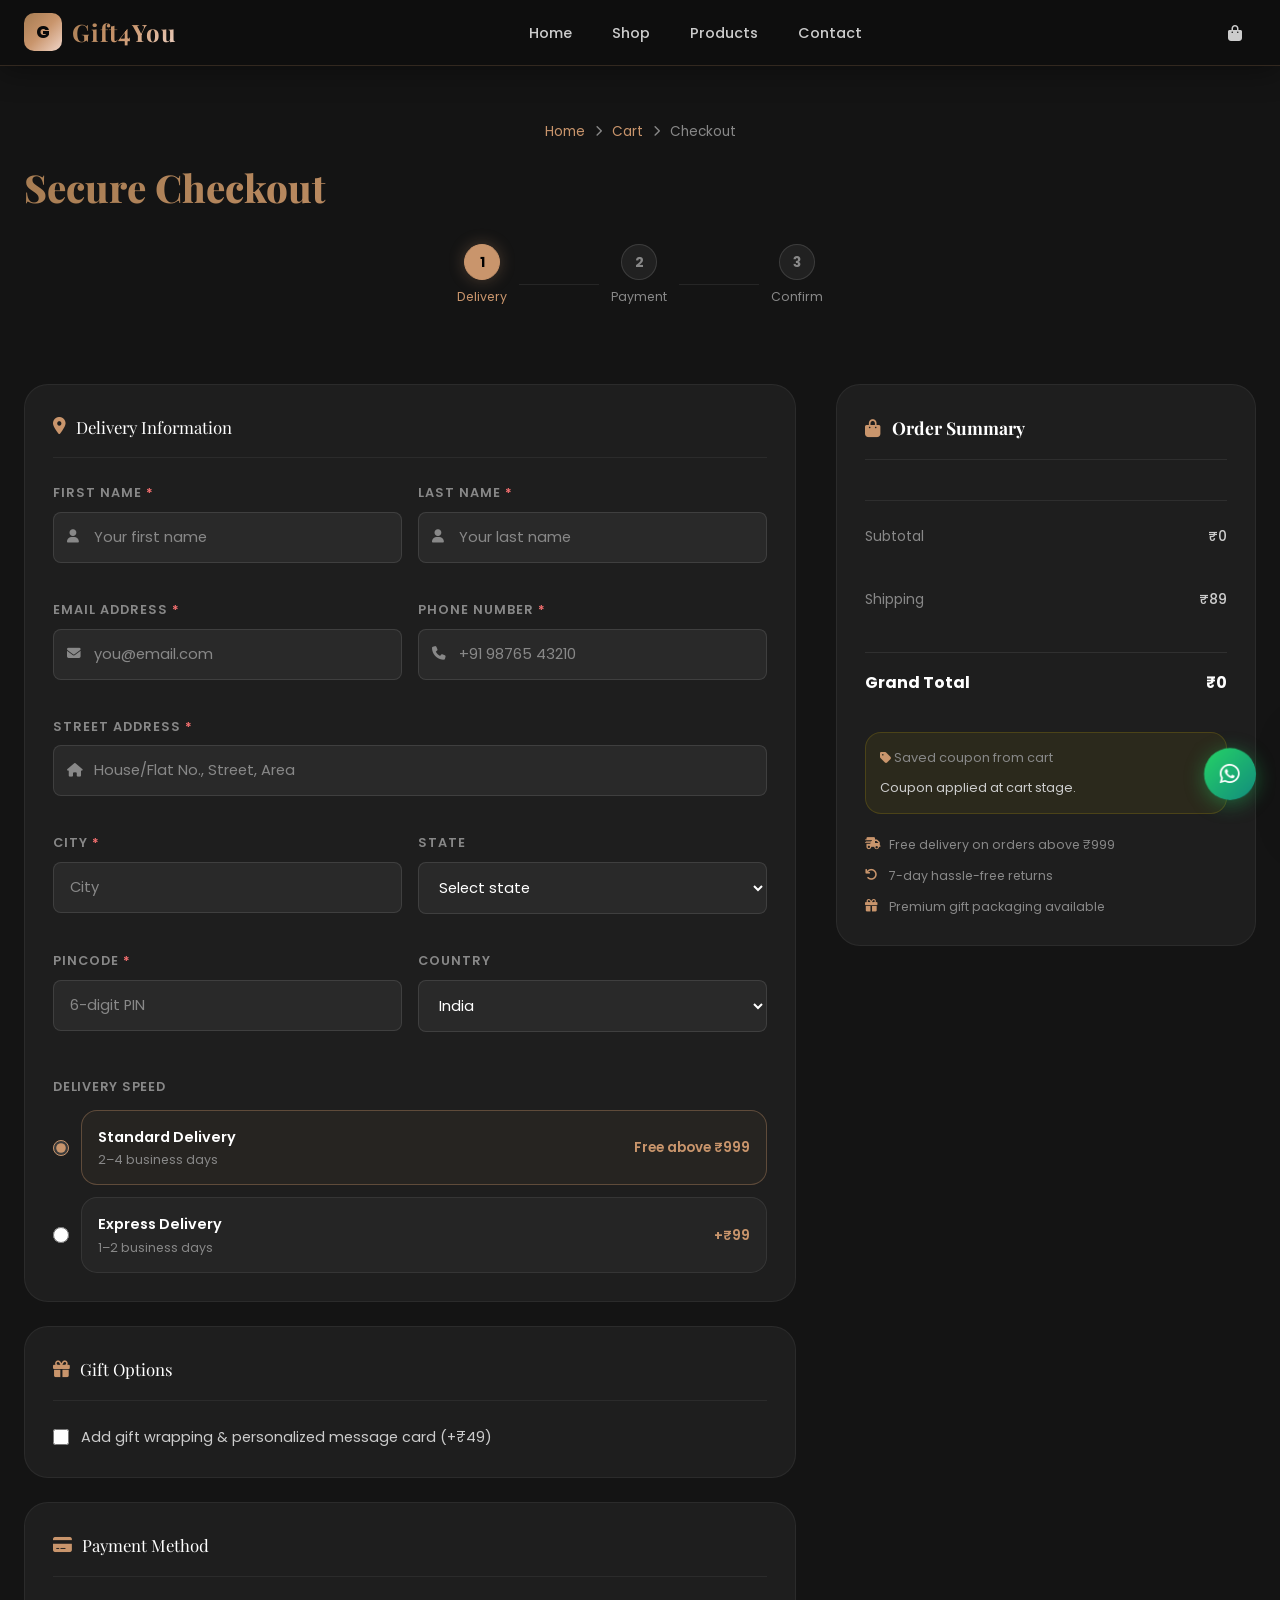
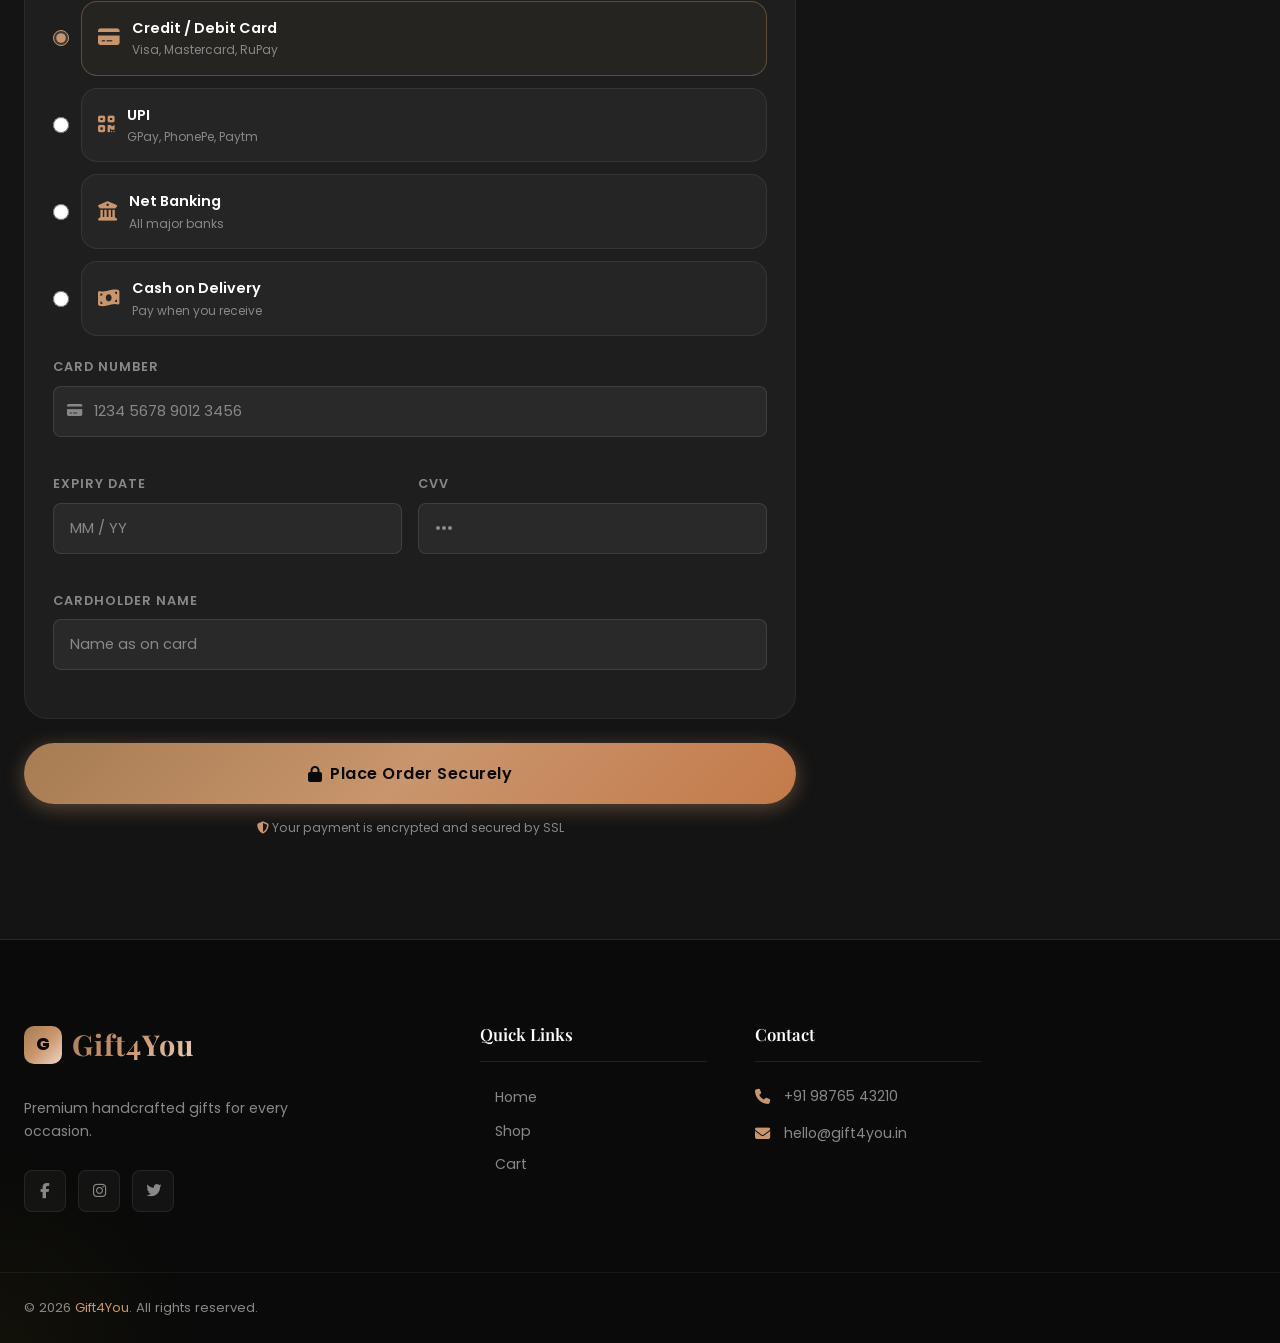
<file: giftstore/checkout.html>
<!DOCTYPE html>
<html lang="en">
<head>
  <meta charset="UTF-8">
  <meta name="viewport" content="width=device-width, initial-scale=1.0">
  <meta name="description" content="Securely complete your purchase at Gift4You – Premium Gift Store.">
  <title>Checkout – Gift4You | Premium Gift Store</title>
  <link rel="preconnect" href="https://fonts.googleapis.com">
  <link rel="preconnect" href="https://fonts.gstatic.com" crossorigin>
  <link href="https://fonts.googleapis.com/css2?family=Playfair+Display:ital,wght@0,400;0,700;0,800&family=Poppins:wght@300;400;500;600;700&display=swap" rel="stylesheet">
  <link rel="stylesheet" href="https://cdnjs.cloudflare.com/ajax/libs/font-awesome/6.5.0/css/all.min.css">
  <link rel="stylesheet" href="css/style.css">
</head>
<body>

<div id="loading-screen">
  <div class="loader-logo">Gift4You</div>
  <div class="loader-ring"></div>
</div>

<div class="mobile-overlay"></div>

<nav class="navbar" role="navigation" aria-label="Main navigation">
  <div class="navbar-inner">
    <a href="index.html" class="navbar-logo" aria-label="Gift4You Home">
      <div class="logo-icon">G</div>
      <span class="logo-text">Gift4You</span>
    </a>
    <ul class="navbar-nav" role="list">
      <li><a href="index.html" class="nav-link">Home</a></li>
      <li><a href="shop.html" class="nav-link">Shop</a></li>
      <li><a href="product.html" class="nav-link">Products</a></li>
      <li><a href="contact.html" class="nav-link">Contact</a></li>
    </ul>
    <div class="navbar-actions">
      <a href="cart.html" class="nav-icon-btn" aria-label="Cart">
        <i class="fas fa-shopping-bag"></i>
        <span class="cart-badge" style="display:none">0</span>
      </a>

    </div>
    <button class="hamburger" aria-label="Open menu" aria-expanded="false">
      <span></span><span></span><span></span>
    </button>
  </div>
</nav>

<nav class="mobile-nav" aria-label="Mobile navigation">
  <a href="index.html" class="nav-link">Home</a>
  <a href="shop.html" class="nav-link">Shop</a>
  <a href="cart.html" class="nav-link">Cart</a>
  <a href="contact.html" class="nav-link">Contact</a>

</nav>

<main class="checkout-page page-wrapper" aria-label="Checkout">
  <div class="container">

    <!-- Page Header -->
    <div class="page-header reveal">
      <nav class="breadcrumb" aria-label="Breadcrumb">
        <a href="index.html">Home</a>
        <i class="fas fa-chevron-right" style="font-size:0.7rem"></i>
        <a href="cart.html">Cart</a>
        <i class="fas fa-chevron-right" style="font-size:0.7rem"></i>
        <span aria-current="page">Checkout</span>
      </nav>
      <h1 class="page-header-title">Secure Checkout</h1>
    </div>

    <!-- Checkout Steps -->
    <div class="checkout-steps reveal" aria-label="Checkout progress">
      <div class="checkout-step active" data-step="1">
        <div class="step-num">1</div>
        <span>Delivery</span>
      </div>
      <div class="checkout-step-line"></div>
      <div class="checkout-step" data-step="2">
        <div class="step-num">2</div>
        <span>Payment</span>
      </div>
      <div class="checkout-step-line"></div>
      <div class="checkout-step" data-step="3">
        <div class="step-num">3</div>
        <span>Confirm</span>
      </div>
    </div>

    <!-- Checkout Layout -->
    <div class="checkout-layout">

      <!-- Form -->
      <div class="checkout-form-wrap">
        <form id="checkout-form" novalidate autocomplete="on">

          <!-- Delivery Info -->
          <div class="checkout-card" style="margin-bottom:24px">
            <div class="checkout-card-header">
              <i class="fas fa-map-marker-alt"></i> Delivery Information
            </div>
            <div class="form-grid">
              <div class="form-group">
                <label for="fname" class="form-label">First Name <span class="required">*</span></label>
                <div class="input-icon-wrap">
                  <i class="fas fa-user input-icon-el"></i>
                  <input 
                    type="text" 
                    id="fname" 
                    name="fname" 
                    class="form-input input-with-icon" 
                    placeholder="Your first name" 
                    required 
                    autocomplete="given-name"
                    minlength="2"
                    maxlength="60"
                    aria-required="true"
                  >
                </div>
              </div>
              <div class="form-group">
                <label for="lname" class="form-label">Last Name <span class="required">*</span></label>
                <div class="input-icon-wrap">
                  <i class="fas fa-user input-icon-el"></i>
                  <input 
                    type="text" 
                    id="lname" 
                    name="lname" 
                    class="form-input input-with-icon" 
                    placeholder="Your last name" 
                    required 
                    autocomplete="family-name"
                    minlength="1"
                    maxlength="60"
                    aria-required="true"
                  >
                </div>
              </div>
              <div class="form-group">
                <label for="email" class="form-label">Email Address <span class="required">*</span></label>
                <div class="input-icon-wrap">
                  <i class="fas fa-envelope input-icon-el"></i>
                  <input 
                    type="email" 
                    id="email" 
                    name="email" 
                    class="form-input input-with-icon" 
                    placeholder="you@email.com" 
                    required 
                    autocomplete="email"
                    maxlength="100"
                    aria-required="true"
                  >
                </div>
              </div>
              <div class="form-group">
                <label for="phone" class="form-label">Phone Number <span class="required">*</span></label>
                <div class="input-icon-wrap">
                  <i class="fas fa-phone input-icon-el"></i>
                  <input 
                    type="tel" 
                    id="phone" 
                    name="phone" 
                    class="form-input input-with-icon" 
                    placeholder="+91 98765 43210" 
                    required 
                    autocomplete="tel"
                    maxlength="15"
                    pattern="[0-9+\-\s]{7,15}"
                    aria-required="true"
                  >
                </div>
              </div>
              <div class="form-group" style="grid-column:1/-1">
                <label for="address" class="form-label">Street Address <span class="required">*</span></label>
                <div class="input-icon-wrap">
                  <i class="fas fa-home input-icon-el"></i>
                  <input 
                    type="text" 
                    id="address" 
                    name="address" 
                    class="form-input input-with-icon" 
                    placeholder="House/Flat No., Street, Area" 
                    required 
                    autocomplete="street-address"
                    maxlength="200"
                    aria-required="true"
                  >
                </div>
              </div>
              <div class="form-group">
                <label for="city" class="form-label">City <span class="required">*</span></label>
                <input 
                  type="text" 
                  id="city" 
                  name="city" 
                  class="form-input" 
                  placeholder="City" 
                  required 
                  autocomplete="address-level2"
                  maxlength="60"
                  aria-required="true"
                >
              </div>
              <div class="form-group">
                <label for="state" class="form-label">State</label>
                <select id="state" name="state" class="form-input" autocomplete="address-level1">
                  <option value="">Select state</option>
                  <option>Maharashtra</option>
                  <option>Delhi</option>
                  <option>Karnataka</option>
                  <option>Tamil Nadu</option>
                  <option>Gujarat</option>
                  <option>Rajasthan</option>
                  <option>Uttar Pradesh</option>
                  <option>West Bengal</option>
                  <option>Telangana</option>
                  <option>Kerala</option>
                  <option>Punjab</option>
                  <option>Haryana</option>
                  <option>Other</option>
                </select>
              </div>
              <div class="form-group">
                <label for="pincode" class="form-label">Pincode <span class="required">*</span></label>
                <input 
                  type="text" 
                  id="pincode" 
                  name="pincode" 
                  class="form-input" 
                  placeholder="6-digit PIN" 
                  required 
                  pattern="[1-9][0-9]{5}"
                  maxlength="6"
                  autocomplete="postal-code"
                  aria-required="true"
                >
              </div>
              <div class="form-group">
                <label for="country" class="form-label">Country</label>
                <select id="country" name="country" class="form-input" autocomplete="country">
                  <option value="IN" selected>India</option>
                  <option value="US">United States</option>
                  <option value="GB">United Kingdom</option>
                  <option value="AE">UAE</option>
                </select>
              </div>
            </div>

            <!-- Delivery Option -->
            <div style="margin-top:24px">
              <label class="option-label">Delivery Speed</label>
              <div style="display:flex;flex-direction:column;gap:12px;margin-top:12px">
                <label class="payment-method-label">
                  <input type="radio" name="delivery" value="standard" checked aria-label="Standard delivery 2-4 days free over ₹999">
                  <div class="payment-method-card">
                    <div>
                      <div style="font-weight:600;font-size:0.9rem">Standard Delivery</div>
                      <div style="font-size:0.78rem;color:var(--text-muted)">2–4 business days</div>
                    </div>
                    <div style="font-size:0.85rem;color:var(--gold);font-weight:600">Free above ₹999</div>
                  </div>
                </label>
                <label class="payment-method-label">
                  <input type="radio" name="delivery" value="express" aria-label="Express delivery 1-2 days ₹99">
                  <div class="payment-method-card">
                    <div>
                      <div style="font-weight:600;font-size:0.9rem">Express Delivery</div>
                      <div style="font-size:0.78rem;color:var(--text-muted)">1–2 business days</div>
                    </div>
                    <div style="font-size:0.85rem;color:var(--gold);font-weight:600">+₹99</div>
                  </div>
                </label>
              </div>
            </div>
          </div>

          <!-- Gift Options -->
          <div class="checkout-card" style="margin-bottom:24px">
            <div class="checkout-card-header">
              <i class="fas fa-gift"></i> Gift Options
            </div>
            <label style="display:flex;align-items:center;gap:12px;cursor:pointer;font-size:0.9rem;color:var(--text-secondary)" id="gift-wrap-label">
              <input type="checkbox" id="gift-wrap" name="gift_wrap" style="accent-color:var(--gold);width:16px;height:16px">
              <span>Add gift wrapping & personalized message card (+₹49)</span>
            </label>
            <div id="gift-msg-section" style="display:none;margin-top:16px">
              <label for="gift-msg" class="form-label">Gift Message (optional)</label>
              <textarea 
                id="gift-msg" 
                name="gift_msg" 
                class="form-input" 
                rows="3" 
                placeholder="Write a personal message for the recipient..." 
                maxlength="200"
                style="resize:none;margin-top:8px"
                aria-label="Gift message"
              ></textarea>
            </div>
          </div>

          <!-- Payment Methods -->
          <div class="checkout-card">
            <div class="checkout-card-header">
              <i class="fas fa-credit-card"></i> Payment Method
            </div>
            <div style="display:flex;flex-direction:column;gap:12px">
              <label class="payment-method-label">
                <input type="radio" name="payment" value="card" checked aria-label="Credit or Debit Card">
                <div class="payment-method-card">
                  <div style="display:flex;align-items:center;gap:12px">
                    <i class="fas fa-credit-card" style="color:var(--gold);font-size:1.2rem"></i>
                    <div>
                      <div style="font-weight:600;font-size:0.9rem">Credit / Debit Card</div>
                      <div style="font-size:0.75rem;color:var(--text-muted)">Visa, Mastercard, RuPay</div>
                    </div>
                  </div>
                </div>
              </label>

              <label class="payment-method-label">
                <input type="radio" name="payment" value="upi" aria-label="UPI Payment">
                <div class="payment-method-card">
                  <div style="display:flex;align-items:center;gap:12px">
                    <i class="fas fa-qrcode" style="color:var(--gold);font-size:1.2rem"></i>
                    <div>
                      <div style="font-weight:600;font-size:0.9rem">UPI</div>
                      <div style="font-size:0.75rem;color:var(--text-muted)">GPay, PhonePe, Paytm</div>
                    </div>
                  </div>
                </div>
              </label>

              <label class="payment-method-label">
                <input type="radio" name="payment" value="netbanking" aria-label="Net Banking">
                <div class="payment-method-card">
                  <div style="display:flex;align-items:center;gap:12px">
                    <i class="fas fa-university" style="color:var(--gold);font-size:1.2rem"></i>
                    <div>
                      <div style="font-weight:600;font-size:0.9rem">Net Banking</div>
                      <div style="font-size:0.75rem;color:var(--text-muted)">All major banks</div>
                    </div>
                  </div>
                </div>
              </label>

              <label class="payment-method-label">
                <input type="radio" name="payment" value="cod" aria-label="Cash on Delivery">
                <div class="payment-method-card">
                  <div style="display:flex;align-items:center;gap:12px">
                    <i class="fas fa-money-bill-wave" style="color:var(--gold);font-size:1.2rem"></i>
                    <div>
                      <div style="font-weight:600;font-size:0.9rem">Cash on Delivery</div>
                      <div style="font-size:0.75rem;color:var(--text-muted)">Pay when you receive</div>
                    </div>
                  </div>
                </div>
              </label>
            </div>

            <!-- Card fields (visible when card selected) -->
            <div id="card-fields" style="margin-top:20px;display:grid;gap:16px">
              <div class="form-group">
                <label for="card-number" class="form-label">Card Number</label>
                <div class="input-icon-wrap">
                  <i class="fas fa-credit-card input-icon-el"></i>
                  <input 
                    type="text" 
                    id="card-number" 
                    class="form-input input-with-icon" 
                    placeholder="1234 5678 9012 3456" 
                    maxlength="19"
                    autocomplete="cc-number"
                    inputmode="numeric"
                    aria-label="Card number"
                  >
                </div>
              </div>
              <div style="display:grid;grid-template-columns:1fr 1fr;gap:16px">
                <div class="form-group">
                  <label for="card-expiry" class="form-label">Expiry Date</label>
                  <input 
                    type="text" 
                    id="card-expiry" 
                    class="form-input" 
                    placeholder="MM / YY" 
                    maxlength="7"
                    autocomplete="cc-exp"
                    inputmode="numeric"
                    aria-label="Card expiry date"
                  >
                </div>
                <div class="form-group">
                  <label for="card-cvv" class="form-label">CVV</label>
                  <input 
                    type="password" 
                    id="card-cvv" 
                    class="form-input" 
                    placeholder="•••" 
                    maxlength="4"
                    autocomplete="cc-csc"
                    inputmode="numeric"
                    aria-label="Card CVV"
                  >
                </div>
              </div>
              <div class="form-group">
                <label for="card-name" class="form-label">Cardholder Name</label>
                <input 
                  type="text" 
                  id="card-name" 
                  class="form-input" 
                  placeholder="Name as on card" 
                  autocomplete="cc-name"
                  maxlength="80"
                  aria-label="Card holder name"
                >
              </div>
            </div>
          </div>

          <button type="submit" class="btn btn-primary" style="width:100%;justify-content:center;margin-top:24px;font-size:1rem;padding:18px">
            <i class="fas fa-lock"></i> Place Order Securely
          </button>

          <p style="text-align:center;font-size:0.76rem;color:var(--text-muted);margin-top:14px">
            <i class="fas fa-shield-alt" style="color:var(--gold)"></i>
            Your payment is encrypted and secured by SSL
          </p>
        </form>
      </div>

      <!-- Order Summary Sidebar -->
      <aside class="checkout-summary" aria-label="Order summary">
        <h3 style="font-family:var(--font-heading);font-size:1.1rem;margin-bottom:20px;padding-bottom:16px;border-bottom:1px solid rgba(255,255,255,0.07)">
          <i class="fas fa-shopping-bag" style="color:var(--gold);margin-right:8px"></i> Order Summary
        </h3>

        <!-- Items List -->
        <div id="checkout-items" style="display:flex;flex-direction:column;gap:14px;margin-bottom:20px;max-height:280px;overflow-y:auto;padding-right:4px">
          <!-- Populated by cart.js -->
        </div>

        <div style="padding-top:16px;border-top:1px solid rgba(255,255,255,0.07);display:flex;flex-direction:column;gap:10px">
          <div class="summary-row">
            <span class="summary-label">Subtotal</span>
            <span class="summary-value" id="co-subtotal">₹0</span>
          </div>
          <div class="summary-row">
            <span class="summary-label">Shipping</span>
            <span class="summary-value" id="co-shipping">₹89</span>
          </div>
          <div class="summary-total-row" style="margin-top:8px">
            <span>Grand Total</span>
            <span id="co-total">₹0</span>
          </div>
        </div>

        <!-- Coupon display -->
        <div style="margin-top:20px;background:rgba(255,215,0,0.06);border:1px solid rgba(255,215,0,0.15);border-radius:var(--radius-md);padding:14px">
          <div style="font-size:0.8rem;color:var(--text-muted);margin-bottom:8px"><i class="fas fa-tag" style="color:var(--gold)"></i> Saved coupon from cart</div>
          <div style="font-size:0.8rem;color:var(--text-secondary)">Coupon applied at cart stage.</div>
        </div>

        <div style="margin-top:20px;display:flex;flex-direction:column;gap:10px">
          <div style="display:flex;align-items:center;gap:8px;font-size:0.78rem;color:var(--text-muted)">
            <i class="fas fa-shipping-fast" style="color:var(--gold);width:16px"></i> Free delivery on orders above ₹999
          </div>
          <div style="display:flex;align-items:center;gap:8px;font-size:0.78rem;color:var(--text-muted)">
            <i class="fas fa-undo" style="color:var(--gold);width:16px"></i> 7-day hassle-free returns
          </div>
          <div style="display:flex;align-items:center;gap:8px;font-size:0.78rem;color:var(--text-muted)">
            <i class="fas fa-gift" style="color:var(--gold);width:16px"></i> Premium gift packaging available
          </div>
        </div>
      </aside>

    </div>

  </div>
</main>

<!-- Footer -->
<footer class="footer" role="contentinfo">
  <div class="container">
    <div class="footer-grid">
      <div class="footer-brand">
        <a href="index.html" class="navbar-logo" style="margin-bottom:16px;display:inline-flex">
          <div class="logo-icon">G</div>
          <span class="logo-text">Gift4You</span>
        </a>
        <p class="footer-tagline">Premium handcrafted gifts for every occasion.</p>
        <div class="footer-social">
          <a href="#" class="social-link" aria-label="Facebook"><i class="fab fa-facebook-f"></i></a>
          <a href="#" class="social-link" aria-label="Instagram"><i class="fab fa-instagram"></i></a>
          <a href="#" class="social-link" aria-label="Twitter"><i class="fab fa-twitter"></i></a>
        </div>
      </div>
      <div class="footer-col">
        <h4>Quick Links</h4>
        <ul class="footer-links">
          <li><a href="index.html" class="footer-link"><i class="fas fa-chevron-right"></i> Home</a></li>
          <li><a href="shop.html" class="footer-link"><i class="fas fa-chevron-right"></i> Shop</a></li>
          <li><a href="cart.html" class="footer-link"><i class="fas fa-chevron-right"></i> Cart</a></li>
        </ul>
      </div>
      <div class="footer-col">
        <h4>Contact</h4>
        <div class="footer-contact-item"><i class="fas fa-phone"></i><span>+91 98765 43210</span></div>
        <div class="footer-contact-item"><i class="fas fa-envelope"></i><span>hello@gift4you.in</span></div>
      </div>
    </div>
  </div>
  <div class="footer-bottom">
    <div class="container" style="width:100%">
      <p class="footer-copyright">© 2026 <span>Gift4You</span>. All rights reserved.</p>
    </div>
  </div>
</footer>

<a href="https://wa.me/919876543210?text=Hi%20Gift4You!" class="whatsapp-btn" target="_blank" rel="noopener" aria-label="Chat on WhatsApp">
  <i class="fab fa-whatsapp"></i>
  <span class="whatsapp-tooltip">Chat with us!</span>
</a>

<button class="back-to-top" aria-label="Back to top">
  <i class="fas fa-chevron-up"></i>
</button>

<script src="js/product.js"></script>
<script src="js/cart.js"></script>
<script src="js/script.js"></script>
<script>
  // Gift wrap toggle
  document.getElementById('gift-wrap').addEventListener('change', function() {
    document.getElementById('gift-msg-section').style.display = this.checked ? 'block' : 'none';
  });

  // Payment method toggle
  document.querySelectorAll('input[name="payment"]').forEach(radio => {
    radio.addEventListener('change', function() {
      const cardFields = document.getElementById('card-fields');
      cardFields.style.display = this.value === 'card' ? 'grid' : 'none';
    });
  });

  // Card number formatting
  const cardInput = document.getElementById('card-number');
  if (cardInput) {
    cardInput.addEventListener('input', function() {
      let val = this.value.replace(/\D/g, '').slice(0, 16);
      this.value = val.replace(/(.{4})/g, '$1 ').trim();
    });
  }

  // Expiry date formatting
  const expiryInput = document.getElementById('card-expiry');
  if (expiryInput) {
    expiryInput.addEventListener('input', function() {
      let val = this.value.replace(/\D/g, '').slice(0, 4);
      if (val.length >= 3) {
        val = val.slice(0, 2) + ' / ' + val.slice(2);
      }
      this.value = val;
    });
  }
</script>
</body>
</html>
</file>
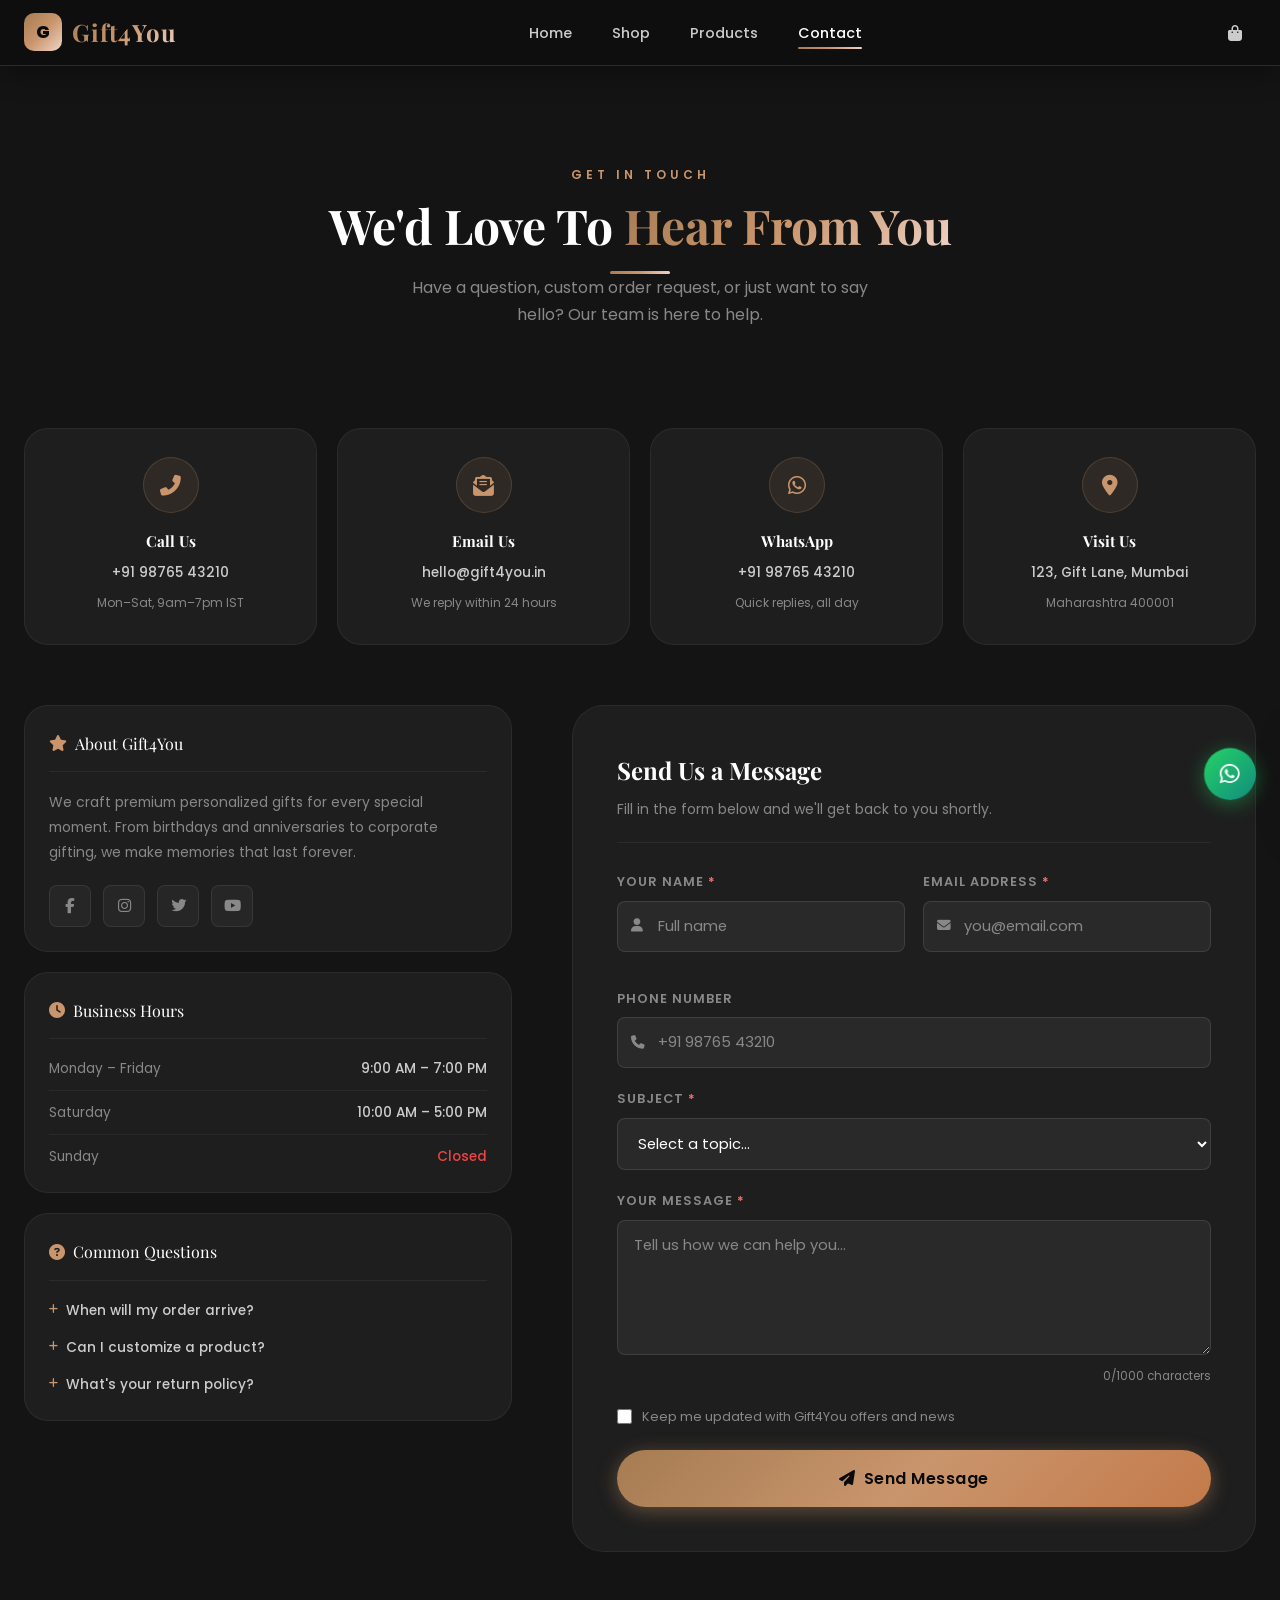
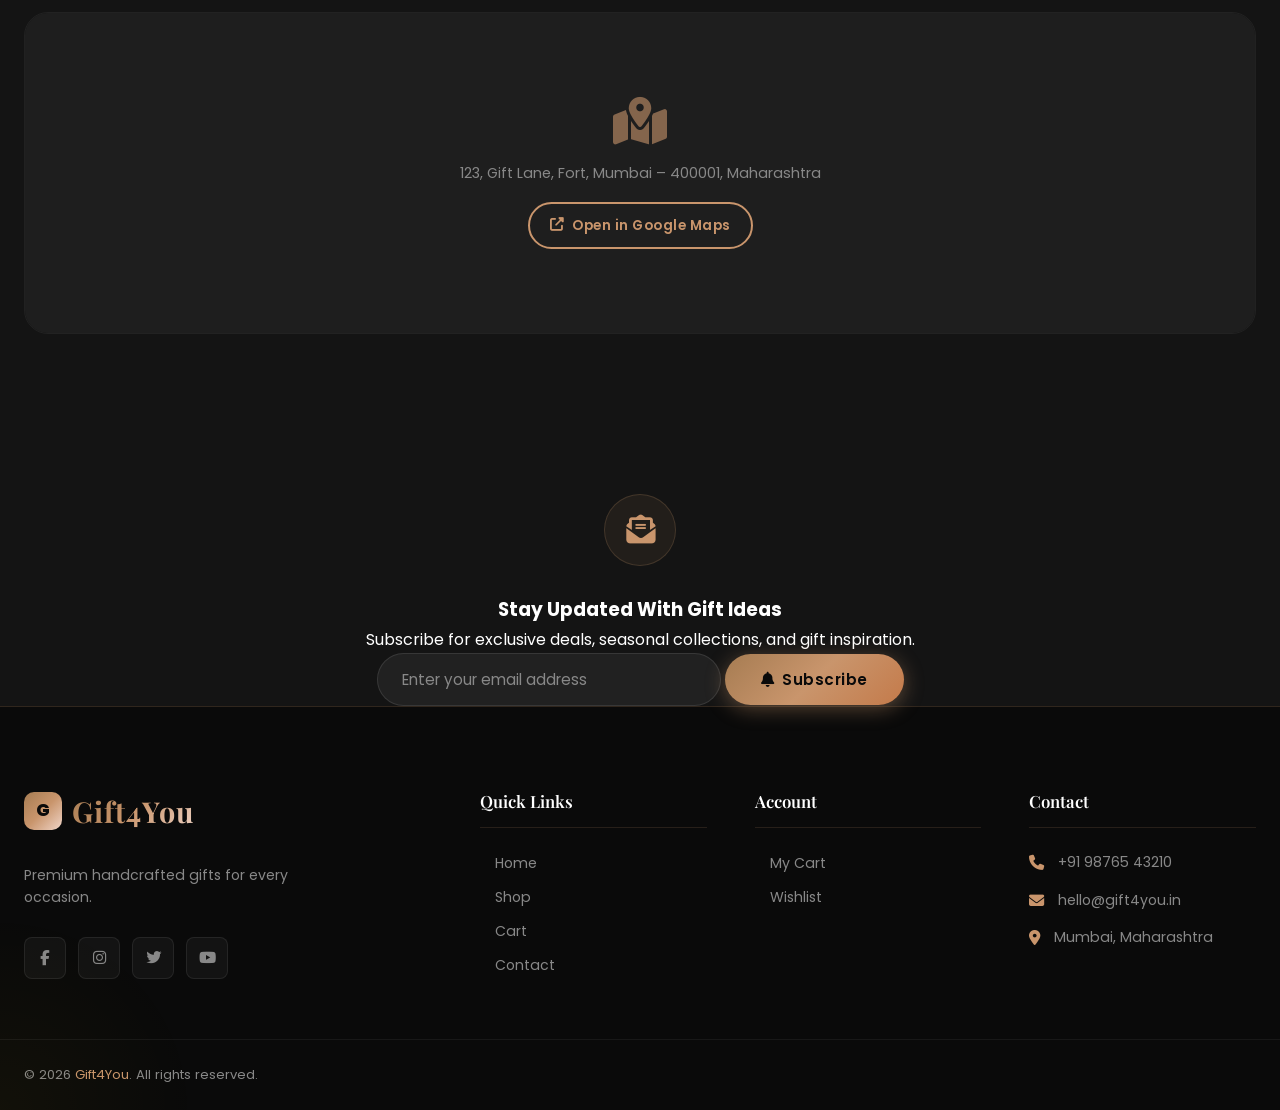
<file: giftstore/contact.html>
<!DOCTYPE html>
<html lang="en">
<head>
  <meta charset="UTF-8">
  <meta name="viewport" content="width=device-width, initial-scale=1.0">
  <meta name="description" content="Get in touch with Gift4You. Questions, custom orders, support — we'd love to hear from you.">
  <title>Contact – Gift4You | Premium Gift Store</title>
  <link rel="preconnect" href="https://fonts.googleapis.com">
  <link rel="preconnect" href="https://fonts.gstatic.com" crossorigin>
  <link href="https://fonts.googleapis.com/css2?family=Playfair+Display:ital,wght@0,400;0,700;0,800&family=Poppins:wght@300;400;500;600;700&display=swap" rel="stylesheet">
  <link rel="stylesheet" href="https://cdnjs.cloudflare.com/ajax/libs/font-awesome/6.5.0/css/all.min.css">
  <link rel="stylesheet" href="css/style.css">
</head>
<body>

<div id="loading-screen">
  <div class="loader-logo">Gift4You</div>
  <div class="loader-ring"></div>
</div>

<div class="mobile-overlay"></div>

<nav class="navbar" role="navigation" aria-label="Main navigation">
  <div class="navbar-inner">
    <a href="index.html" class="navbar-logo" aria-label="Gift4You Home">
      <div class="logo-icon">G</div>
      <span class="logo-text">Gift4You</span>
    </a>
    <ul class="navbar-nav" role="list">
      <li><a href="index.html" class="nav-link">Home</a></li>
      <li><a href="shop.html" class="nav-link">Shop</a></li>
      <li><a href="product.html" class="nav-link">Products</a></li>
      <li><a href="contact.html" class="nav-link active">Contact</a></li>
    </ul>
    <div class="navbar-actions">
      <a href="cart.html" class="nav-icon-btn" aria-label="Cart">
        <i class="fas fa-shopping-bag"></i>
        <span class="cart-badge" style="display:none">0</span>
      </a>

    </div>
    <button class="hamburger" aria-label="Open menu" aria-expanded="false">
      <span></span><span></span><span></span>
    </button>
  </div>
</nav>

<nav class="mobile-nav" aria-label="Mobile navigation">
  <a href="index.html" class="nav-link">Home</a>
  <a href="shop.html" class="nav-link">Shop</a>
  <a href="product.html" class="nav-link">Products</a>
  <a href="cart.html" class="nav-link">Cart</a>
  <a href="contact.html" class="nav-link active">Contact</a>

</nav>

<main class="contact-page page-wrapper" aria-label="Contact Us">

  <!-- Contact Hero -->
  <section class="contact-hero" aria-labelledby="contact-heading">
    <div class="container">
      <div class="section-header reveal">
        <span class="section-label">Get In Touch</span>
        <h1 class="section-title" id="contact-heading">We'd Love To <span>Hear From You</span></h1>
        <div class="gold-divider"></div>
        <p class="section-subtitle">Have a question, custom order request, or just want to say hello? Our team is here to help.</p>
      </div>
    </div>
  </section>

  <div class="container">

    <!-- Contact Quick Cards -->
    <div class="contact-quick-cards reveal" style="margin-bottom:60px">
      <div class="contact-quick-card">
        <div class="contact-quick-icon">
          <i class="fas fa-phone-alt"></i>
        </div>
        <h3>Call Us</h3>
        <p>+91 98765 43210</p>
        <span>Mon–Sat, 9am–7pm IST</span>
      </div>
      <div class="contact-quick-card">
        <div class="contact-quick-icon">
          <i class="fas fa-envelope-open-text"></i>
        </div>
        <h3>Email Us</h3>
        <p>hello@gift4you.in</p>
        <span>We reply within 24 hours</span>
      </div>
      <div class="contact-quick-card">
        <div class="contact-quick-icon">
          <i class="fab fa-whatsapp"></i>
        </div>
        <h3>WhatsApp</h3>
        <p>+91 98765 43210</p>
        <span>Quick replies, all day</span>
      </div>
      <div class="contact-quick-card">
        <div class="contact-quick-icon">
          <i class="fas fa-map-marker-alt"></i>
        </div>
        <h3>Visit Us</h3>
        <p>123, Gift Lane, Mumbai</p>
        <span>Maharashtra 400001</span>
      </div>
    </div>

    <!-- Contact Layout -->
    <div class="contact-layout">

      <!-- Info Side -->
      <div class="contact-info-side reveal-left">

        <!-- About card -->
        <div class="contact-info-card">
          <div class="contact-info-header">
            <i class="fas fa-star"></i> About Gift4You
          </div>
          <p style="font-size:0.87rem;color:var(--text-muted);line-height:1.8;margin-bottom:20px">
            We craft premium personalized gifts for every special moment. From birthdays and anniversaries to corporate gifting, we make memories that last forever.
          </p>
          <div class="footer-social" style="margin-top:0">
            <a href="#" class="social-link" aria-label="Facebook"><i class="fab fa-facebook-f"></i></a>
            <a href="#" class="social-link" aria-label="Instagram"><i class="fab fa-instagram"></i></a>
            <a href="#" class="social-link" aria-label="Twitter"><i class="fab fa-twitter"></i></a>
            <a href="#" class="social-link" aria-label="YouTube"><i class="fab fa-youtube"></i></a>
          </div>
        </div>

        <!-- Business Hours -->
        <div class="contact-info-card" style="margin-top:20px">
          <div class="contact-info-header">
            <i class="fas fa-clock"></i> Business Hours
          </div>
          <div style="display:flex;flex-direction:column;gap:10px">
            <div style="display:flex;justify-content:space-between;font-size:0.85rem;border-bottom:1px solid rgba(255,255,255,0.05);padding-bottom:10px">
              <span style="color:var(--text-muted)">Monday – Friday</span>
              <span style="color:var(--text-secondary);font-weight:500">9:00 AM – 7:00 PM</span>
            </div>
            <div style="display:flex;justify-content:space-between;font-size:0.85rem;border-bottom:1px solid rgba(255,255,255,0.05);padding-bottom:10px">
              <span style="color:var(--text-muted)">Saturday</span>
              <span style="color:var(--text-secondary);font-weight:500">10:00 AM – 5:00 PM</span>
            </div>
            <div style="display:flex;justify-content:space-between;font-size:0.85rem">
              <span style="color:var(--text-muted)">Sunday</span>
              <span style="color:#ef4444;font-weight:500">Closed</span>
            </div>
          </div>
        </div>

        <!-- FAQ Quick -->
        <div class="contact-info-card" style="margin-top:20px">
          <div class="contact-info-header">
            <i class="fas fa-question-circle"></i> Common Questions
          </div>
          <div style="display:flex;flex-direction:column;gap:14px">
            <details style="cursor:pointer">
              <summary style="font-size:0.85rem;color:var(--text-secondary);font-weight:500;list-style:none;display:flex;align-items:center;gap:8px">
                <i class="fas fa-plus" style="color:var(--gold);font-size:0.65rem;transition:.3s"></i> When will my order arrive?
              </summary>
              <p style="font-size:0.8rem;color:var(--text-muted);margin-top:8px;padding-left:18px;line-height:1.6">Standard delivery in 2–4 business days. Express delivery in 1–2 days.</p>
            </details>
            <details style="cursor:pointer">
              <summary style="font-size:0.85rem;color:var(--text-secondary);font-weight:500;list-style:none;display:flex;align-items:center;gap:8px">
                <i class="fas fa-plus" style="color:var(--gold);font-size:0.65rem"></i> Can I customize a product?
              </summary>
              <p style="font-size:0.8rem;color:var(--text-muted);margin-top:8px;padding-left:18px;line-height:1.6">Yes! Most products offer personalization. Contact us for bulk or fully custom orders.</p>
            </details>
            <details style="cursor:pointer">
              <summary style="font-size:0.85rem;color:var(--text-secondary);font-weight:500;list-style:none;display:flex;align-items:center;gap:8px">
                <i class="fas fa-plus" style="color:var(--gold);font-size:0.65rem"></i> What's your return policy?
              </summary>
              <p style="font-size:0.8rem;color:var(--text-muted);margin-top:8px;padding-left:18px;line-height:1.6">7-day hassle-free returns on non-personalized items. Damaged items replaced free of charge.</p>
            </details>
          </div>
        </div>

      </div>

      <!-- Contact Form -->
      <div class="contact-form-card reveal-right">
        <div class="contact-form-header">
          <h2 style="font-family:var(--font-heading);font-size:1.5rem;margin-bottom:8px">Send Us a Message</h2>
          <p style="font-size:0.87rem;color:var(--text-muted)">Fill in the form below and we'll get back to you shortly.</p>
        </div>

        <form id="contact-form-el" class="contact-form-el" novalidate aria-label="Contact form">
          <div style="display:grid;grid-template-columns:1fr 1fr;gap:18px">
            <div class="form-group">
              <label for="c-name" class="form-label">Your Name <span class="required">*</span></label>
              <div class="input-icon-wrap">
                <i class="fas fa-user input-icon-el"></i>
                <input 
                  type="text" 
                  id="c-name" 
                  name="name" 
                  class="form-input input-with-icon" 
                  placeholder="Full name" 
                  required 
                  autocomplete="name"
                  maxlength="80"
                  aria-required="true"
                >
              </div>
            </div>
            <div class="form-group">
              <label for="c-email" class="form-label">Email Address <span class="required">*</span></label>
              <div class="input-icon-wrap">
                <i class="fas fa-envelope input-icon-el"></i>
                <input 
                  type="email" 
                  id="c-email" 
                  name="email" 
                  class="form-input input-with-icon" 
                  placeholder="you@email.com" 
                  required 
                  autocomplete="email"
                  maxlength="100"
                  aria-required="true"
                >
              </div>
            </div>
          </div>

          <div class="form-group" style="margin-top:16px">
            <label for="c-phone" class="form-label">Phone Number</label>
            <div class="input-icon-wrap">
              <i class="fas fa-phone input-icon-el"></i>
              <input 
                type="tel" 
                id="c-phone" 
                name="phone" 
                class="form-input input-with-icon" 
                placeholder="+91 98765 43210"
                autocomplete="tel"
                maxlength="15"
                pattern="[0-9+\-\s]{7,15}"
              >
            </div>
          </div>

          <div class="form-group" style="margin-top:16px">
            <label for="c-subject" class="form-label">Subject <span class="required">*</span></label>
            <select id="c-subject" name="subject" class="form-input" required aria-required="true">
              <option value="">Select a topic…</option>
              <option value="order">Order Enquiry</option>
              <option value="custom">Custom / Bulk Order</option>
              <option value="return">Returns & Refunds</option>
              <option value="product">Product Information</option>
              <option value="corporate">Corporate Gifting</option>
              <option value="other">Other</option>
            </select>
          </div>

          <div class="form-group" style="margin-top:16px">
            <label for="c-message" class="form-label">Your Message <span class="required">*</span></label>
            <textarea 
              id="c-message" 
              name="message" 
              class="form-input" 
              rows="5" 
              placeholder="Tell us how we can help you…" 
              required 
              maxlength="1000" 
              aria-required="true"
              style="resize:vertical;margin-top:0"
            ></textarea>
            <div style="text-align:right;font-size:0.72rem;color:var(--text-muted);margin-top:4px">
              <span id="msg-count">0</span>/1000 characters
            </div>
          </div>

          <!-- Opt-in -->
          <label style="display:flex;align-items:flex-start;gap:10px;margin-top:18px;cursor:pointer">
            <input type="checkbox" name="newsletter" style="accent-color:var(--gold);width:15px;height:15px;flex-shrink:0;margin-top:2px">
            <span style="font-size:0.8rem;color:var(--text-muted);line-height:1.5">
              Keep me updated with Gift4You offers and news
            </span>
          </label>

          <button 
            type="submit" 
            class="btn btn-primary contact-submit-btn" 
            style="width:100%;justify-content:center;margin-top:24px;padding:16px;font-size:1rem"
          >
            <i class="fas fa-paper-plane"></i> Send Message
          </button>
        </form>
      </div>

    </div>

    <!-- Map Embed Placeholder -->
    <div class="reveal" style="margin:60px 0;border-radius:var(--radius-lg);overflow:hidden;border:var(--border-card)">
      <div style="height:320px;background:var(--bg-card);display:flex;align-items:center;justify-content:center;flex-direction:column;gap:16px">
        <i class="fas fa-map-marked-alt" style="font-size:3rem;color:var(--gold);opacity:0.6"></i>
        <p style="color:var(--text-muted);font-size:0.9rem">123, Gift Lane, Fort, Mumbai – 400001, Maharashtra</p>
        <a 
          href="https://maps.google.com/?q=Mumbai,Maharashtra,India" 
          target="_blank" 
          rel="noopener noreferrer" 
          class="btn btn-outline" 
          style="font-size:0.85rem;padding:10px 20px"
        >
          <i class="fas fa-external-link-alt"></i> Open in Google Maps
        </a>
      </div>
    </div>

  </div>

</main>

<!-- Newsletter -->
<section class="newsletter-section" aria-label="Newsletter signup">
  <div class="container">
    <div class="newsletter-content reveal">
      <div class="newsletter-icon"><i class="fas fa-envelope-open-text"></i></div>
      <div class="newsletter-text">
        <h3>Stay Updated With Gift Ideas</h3>
        <p>Subscribe for exclusive deals, seasonal collections, and gift inspiration.</p>
      </div>
      <form class="newsletter-form-el" novalidate aria-label="Newsletter subscription">
        <input 
          type="email" 
          name="email" 
          class="newsletter-input" 
          placeholder="Enter your email address" 
          required 
          autocomplete="email"
          maxlength="100"
          aria-label="Email for newsletter"
        >
        <button type="submit" class="btn btn-primary newsletter-submit">
          <i class="fas fa-bell"></i> Subscribe
        </button>
      </form>
    </div>
  </div>
</section>

<!-- Footer -->
<footer class="footer" role="contentinfo">
  <div class="container">
    <div class="footer-grid">
      <div class="footer-brand">
        <a href="index.html" class="navbar-logo" style="margin-bottom:16px;display:inline-flex">
          <div class="logo-icon">G</div>
          <span class="logo-text">Gift4You</span>
        </a>
        <p class="footer-tagline">Premium handcrafted gifts for every occasion.</p>
        <div class="footer-social">
          <a href="#" class="social-link" aria-label="Facebook"><i class="fab fa-facebook-f"></i></a>
          <a href="#" class="social-link" aria-label="Instagram"><i class="fab fa-instagram"></i></a>
          <a href="#" class="social-link" aria-label="Twitter"><i class="fab fa-twitter"></i></a>
          <a href="#" class="social-link" aria-label="YouTube"><i class="fab fa-youtube"></i></a>
        </div>
      </div>
      <div class="footer-col">
        <h4>Quick Links</h4>
        <ul class="footer-links">
          <li><a href="index.html" class="footer-link"><i class="fas fa-chevron-right"></i> Home</a></li>
          <li><a href="shop.html" class="footer-link"><i class="fas fa-chevron-right"></i> Shop</a></li>
          <li><a href="cart.html" class="footer-link"><i class="fas fa-chevron-right"></i> Cart</a></li>
          <li><a href="contact.html" class="footer-link"><i class="fas fa-chevron-right"></i> Contact</a></li>
        </ul>
      </div>
      <div class="footer-col">
        <h4>Account</h4>
        <ul class="footer-links">

          <li><a href="cart.html" class="footer-link"><i class="fas fa-chevron-right"></i> My Cart</a></li>
          <li><a href="#" class="footer-link"><i class="fas fa-chevron-right"></i> Wishlist</a></li>
        </ul>
      </div>
      <div class="footer-col">
        <h4>Contact</h4>
        <div class="footer-contact-item">
          <i class="fas fa-phone"></i><span>+91 98765 43210</span>
        </div>
        <div class="footer-contact-item">
          <i class="fas fa-envelope"></i><span>hello@gift4you.in</span>
        </div>
        <div class="footer-contact-item">
          <i class="fas fa-map-marker-alt"></i><span>Mumbai, Maharashtra</span>
        </div>
      </div>
    </div>
  </div>
  <div class="footer-bottom">
    <div class="container" style="width:100%;display:flex;align-items:center;justify-content:space-between;flex-wrap:wrap;gap:16px">
      <p class="footer-copyright">© 2026 <span>Gift4You</span>. All rights reserved.</p>
    </div>
  </div>
</footer>

<a href="https://wa.me/919876543210?text=Hi%20Gift4You!" class="whatsapp-btn" target="_blank" rel="noopener" aria-label="Chat on WhatsApp">
  <i class="fab fa-whatsapp"></i>
  <span class="whatsapp-tooltip">Chat with us!</span>
</a>

<button class="back-to-top" aria-label="Back to top">
  <i class="fas fa-chevron-up"></i>
</button>

<script src="js/product.js"></script>
<script src="js/cart.js"></script>
<script src="js/script.js"></script>
<script>
  // Character counter for message
  const msgTextarea = document.getElementById('c-message');
  const msgCount = document.getElementById('msg-count');
  if (msgTextarea && msgCount) {
    msgTextarea.addEventListener('input', () => {
      msgCount.textContent = msgTextarea.value.length;
    });
  }

  // Contact form submission
  const contactForm = document.getElementById('contact-form-el');
  if (contactForm) {
    contactForm.addEventListener('submit', function(e) {
      e.preventDefault();
      const name = document.getElementById('c-name').value.trim();
      const email = document.getElementById('c-email').value.trim();
      const subject = document.getElementById('c-subject').value;
      const message = document.getElementById('c-message').value.trim();

      if (!name || !email || !subject || !message) {
        window.G4U && window.G4U.showToast('Please fill all required fields', 'error');
        return;
      }

      const btn = this.querySelector('.contact-submit-btn');
      btn.disabled = true;
      btn.innerHTML = '<i class="fas fa-spinner fa-spin"></i> Sending...';

      setTimeout(() => {
        window.G4U && window.G4U.showToast('Message sent! We\'ll reply within 24 hours.', 'success');
        contactForm.reset();
        if (msgCount) msgCount.textContent = '0';
        btn.disabled = false;
        btn.innerHTML = '<i class="fas fa-paper-plane"></i> Send Message';
      }, 1500);
    });
  }
</script>
</body>
</html>
</file>
<file: giftstore/css/style.css>
/* ============================================================
   Gift4You ΓÇô Premium Gift Store | Master Stylesheet
   ============================================================ */

/* ΓöÇΓöÇ Google Fonts ΓöÇΓöÇ */
@import url('https://fonts.googleapis.com/css2?family=Playfair+Display:ital,wght@0,400;0,500;0,600;0,700;0,800;0,900;1,400;1,700&family=Poppins:wght@300;400;500;600;700&display=swap');

/* ΓöÇΓöÇ CSS Variables ΓöÇΓöÇ */
:root {
  --bg-primary: #141414;
  --bg-secondary: #2C2C2C;
  --bg-card: #1E1E1E;
  --bg-card-hover: #252525;

  --gold: #C9956C;
  --gold-dark: #A67C52;
  --gold-light: #F0D5C8;
  --gold-hover: #D4A882;
  --orange: #C47A4A;

  --text-primary: #FFFFFF;
  --text-secondary: #CCCCCC;
  --text-muted: #888888;

  --gradient-luxury: linear-gradient(135deg, #A67C52 0%, #C9956C 50%, #F0D5C8 100%);
  --gradient-romantic: linear-gradient(135deg, #FF4E50 0%, #F9D423 100%);
  --gradient-dark: linear-gradient(135deg, #141E30 0%, #243B55 100%);
  --gradient-festive: linear-gradient(135deg, #C31432 0%, #240B36 100%);
  --gradient-bg: linear-gradient(160deg, #141414 0%, #1a1a1a 40%, #2C2C2C 100%);
  --gradient-gold-btn: linear-gradient(135deg, #A67C52 0%, #C9956C 50%, #C47A4A 100%);

  --border-gold: 1px solid rgba(201, 149, 108, 0.2);
  --border-card: 1px solid rgba(255,255,255,0.06);

  --shadow-gold: 0 0 30px rgba(201, 149, 108, 0.15);
  --shadow-card: 0 8px 32px rgba(0, 0, 0, 0.4);
  --shadow-hover: 0 20px 50px rgba(0, 0, 0, 0.6);
  --shadow-btn: 0 4px 20px rgba(201, 149, 108, 0.4);

  --radius-sm: 8px;
  --radius-md: 16px;
  --radius-lg: 24px;
  --radius-xl: 32px;
  --radius-full: 9999px;

  --transition: 0.3s cubic-bezier(0.4, 0, 0.2, 1);
  --transition-slow: 0.6s cubic-bezier(0.4, 0, 0.2, 1);

  --font-heading: 'Playfair Display', Georgia, serif;
  --font-body: 'Poppins', sans-serif;

  --navbar-height: 80px;
  --section-padding: 100px 0;
}

/* ΓöÇΓöÇ Reset & Base ΓöÇΓöÇ */
*, *::before, *::after {
  margin: 0;
  padding: 0;
  box-sizing: border-box;
}

html {
  scroll-behavior: smooth;
  font-size: 16px;
  -webkit-text-size-adjust: 100%;
}

body {
  font-family: var(--font-body);
  background: var(--bg-primary);
  color: var(--text-primary);
  line-height: 1.7;
  overflow-x: hidden;
  min-height: 100vh;
}

body.loading {
  overflow: hidden;
}

img {
  max-width: 100%;
  height: auto;
  display: block;
}

a {
  text-decoration: none;
  color: inherit;
  transition: var(--transition);
}

ul, ol {
  list-style: none;
}

button, input, select, textarea {
  font-family: var(--font-body);
  border: none;
  outline: none;
  background: none;
}

button {
  cursor: pointer;
}

input[type="number"]::-webkit-outer-spin-button,
input[type="number"]::-webkit-inner-spin-button {
  -webkit-appearance: none;
}

/* ΓöÇΓöÇ Loading Screen ΓöÇΓöÇ */
#loading-screen {
  position: fixed;
  inset: 0;
  background: var(--bg-primary);
  display: flex;
  flex-direction: column;
  align-items: center;
  justify-content: center;
  z-index: 9999;
  transition: opacity 0.6s ease, visibility 0.6s ease;
}

#loading-screen.hidden {
  opacity: 0;
  visibility: hidden;
  pointer-events: none;
}

.loader-logo {
  font-family: var(--font-heading);
  font-size: 2rem;
  background: var(--gradient-luxury);
  -webkit-background-clip: text;
  -webkit-text-fill-color: transparent;
  background-clip: text;
  margin-bottom: 30px;
  letter-spacing: 2px;
}

.loader-ring {
  width: 60px;
  height: 60px;
  border: 3px solid rgba(201, 149, 108, 0.1);
  border-top: 3px solid var(--gold);
  border-radius: 50%;
  animation: spin 1s linear infinite;
}

@keyframes spin {
  to { transform: rotate(360deg); }
}

/* ΓöÇΓöÇ Scrollbar ΓöÇΓöÇ */
::-webkit-scrollbar {
  width: 6px;
}
::-webkit-scrollbar-track {
  background: var(--bg-primary);
}
::-webkit-scrollbar-thumb {
  background: var(--gold-dark);
  border-radius: 3px;
}
::-webkit-scrollbar-thumb:hover {
  background: var(--gold);
}

/* ΓöÇΓöÇ Selection ΓöÇΓöÇ */
::selection {
  background: rgba(201, 149, 108, 0.25);
  color: var(--text-primary);
}

/* ΓöÇΓöÇ Utility ΓöÇΓöÇ */
.container {
  max-width: 1280px;
  margin: 0 auto;
  padding: 0 24px;
}

.section {
  padding: var(--section-padding);
}

.section-header {
  text-align: center;
  margin-bottom: 60px;
}

.section-label {
  display: inline-block;
  font-size: 0.75rem;
  font-weight: 600;
  letter-spacing: 4px;
  text-transform: uppercase;
  color: var(--gold);
  margin-bottom: 12px;
}

.section-title {
  font-family: var(--font-heading);
  font-size: clamp(2rem, 4vw, 3rem);
  font-weight: 700;
  color: var(--text-primary);
  line-height: 1.2;
  margin-bottom: 16px;
}

.section-title span {
  background: var(--gradient-luxury);
  -webkit-background-clip: text;
  -webkit-text-fill-color: transparent;
  background-clip: text;
}

.section-subtitle {
  font-size: 1rem;
  color: var(--text-muted);
  max-width: 500px;
  margin: 0 auto;
}

.text-gold {
  background: var(--gradient-luxury);
  -webkit-background-clip: text;
  -webkit-text-fill-color: transparent;
  background-clip: text;
}

/* ΓöÇΓöÇ Buttons ΓöÇΓöÇ */
.btn {
  display: inline-flex;
  align-items: center;
  gap: 8px;
  padding: 14px 36px;
  border-radius: var(--radius-full);
  font-size: 0.95rem;
  font-weight: 600;
  letter-spacing: 0.5px;
  transition: var(--transition);
  position: relative;
  overflow: hidden;
  white-space: nowrap;
}

.btn::before {
  content: '';
  position: absolute;
  inset: 0;
  background: rgba(255, 255, 255, 0.1);
  opacity: 0;
  transition: var(--transition);
}

.btn:hover::before {
  opacity: 1;
}

.btn-primary {
  background: var(--gradient-gold-btn);
  color: #0a0a0a;
  box-shadow: var(--shadow-btn);
}

.btn-primary:hover {
  transform: translateY(-2px);
  box-shadow: 0 8px 30px rgba(201, 149, 108, 0.5);
}

.btn-primary:active {
  transform: translateY(0);
}

.btn-outline {
  background: transparent;
  color: var(--gold);
  border: 2px solid var(--gold);
}

.btn-outline:hover {
  background: var(--gold);
  color: #0a0a0a;
  box-shadow: var(--shadow-btn);
  transform: translateY(-2px);
}

.btn-ghost {
  background: rgba(255, 255, 255, 0.05);
  color: var(--text-primary);
  border: 1px solid rgba(255,255,255,0.1);
  backdrop-filter: blur(10px);
}

.btn-ghost:hover {
  background: rgba(201, 149, 108, 0.1);
  border-color: var(--gold);
  color: var(--gold);
}

.btn-sm {
  padding: 10px 24px;
  font-size: 0.85rem;
}

.btn-lg {
  padding: 18px 48px;
  font-size: 1.1rem;
}

/* ΓöÇΓöÇ Gold Divider ΓöÇΓöÇ */
.gold-divider {
  width: 60px;
  height: 3px;
  background: var(--gradient-luxury);
  border-radius: 2px;
  margin: 12px auto 0;
}

/* ΓöÇΓöÇ Badge ΓöÇΓöÇ */
.badge {
  display: inline-block;
  padding: 4px 12px;
  border-radius: var(--radius-full);
  font-size: 0.7rem;
  font-weight: 700;
  letter-spacing: 1px;
  text-transform: uppercase;
}

.badge-gold {
  background: var(--gradient-luxury);
  color: #0a0a0a;
}

.badge-red {
  background: linear-gradient(135deg, #FF416C, #FF4B2B);
  color: #fff;
}

.badge-green {
  background: linear-gradient(135deg, #11998e, #38ef7d);
  color: #0a0a0a;
}

/* ΓòÉΓòÉΓòÉΓòÉΓòÉΓòÉΓòÉΓòÉΓòÉΓòÉΓòÉΓòÉΓòÉΓòÉΓòÉΓòÉΓòÉΓòÉΓòÉΓòÉΓòÉΓòÉΓòÉΓòÉΓòÉΓòÉΓòÉΓòÉΓòÉΓòÉΓòÉΓòÉΓòÉΓòÉΓòÉΓòÉΓòÉΓòÉΓòÉΓòÉΓòÉΓòÉ
   NAVBAR
ΓòÉΓòÉΓòÉΓòÉΓòÉΓòÉΓòÉΓòÉΓòÉΓòÉΓòÉΓòÉΓòÉΓòÉΓòÉΓòÉΓòÉΓòÉΓòÉΓòÉΓòÉΓòÉΓòÉΓòÉΓòÉΓòÉΓòÉΓòÉΓòÉΓòÉΓòÉΓòÉΓòÉΓòÉΓòÉΓòÉΓòÉΓòÉΓòÉΓòÉΓòÉΓòÉ */
.navbar {
  position: fixed;
  top: 0; left: 0; right: 0;
  z-index: 1000;
  height: var(--navbar-height);
  display: flex;
  align-items: center;
  transition: var(--transition);
  padding: 0 24px;
}

.navbar.transparent {
  background: transparent;
}

.navbar.scrolled {
  background: rgba(14, 14, 14, 0.95);
  backdrop-filter: blur(20px);
  -webkit-backdrop-filter: blur(20px);
  border-bottom: var(--border-gold);
  box-shadow: 0 4px 30px rgba(0,0,0,0.4);
  height: 66px;
}

.navbar-inner {
  width: 100%;
  max-width: 1280px;
  margin: 0 auto;
  display: flex;
  align-items: center;
  justify-content: space-between;
  gap: 40px;
}

/* Logo */
.navbar-logo {
  display: flex;
  align-items: center;
  gap: 10px;
  flex-shrink: 0;
}

.logo-icon {
  width: 38px;
  height: 38px;
  background: var(--gradient-luxury);
  border-radius: 10px;
  display: flex;
  align-items: center;
  justify-content: center;
  font-size: 1.1rem;
  color: #0a0a0a;
  font-weight: 800;
}

.logo-text {
  font-family: var(--font-heading);
  font-size: 1.5rem;
  font-weight: 700;
  background: var(--gradient-luxury);
  -webkit-background-clip: text;
  -webkit-text-fill-color: transparent;
  background-clip: text;
  letter-spacing: 1px;
}

/* Nav links */
.navbar-nav {
  display: flex;
  align-items: center;
  gap: 8px;
}

.nav-link {
  position: relative;
  padding: 8px 16px;
  font-size: 0.9rem;
  font-weight: 500;
  color: var(--text-secondary);
  border-radius: var(--radius-sm);
  transition: var(--transition);
}

.nav-link::after {
  content: '';
  position: absolute;
  bottom: 2px; left: 16px; right: 16px;
  height: 2px;
  background: var(--gradient-luxury);
  border-radius: 1px;
  transform: scaleX(0);
  transform-origin: right;
  transition: transform 0.3s ease;
}

.nav-link:hover,
.nav-link.active {
  color: var(--text-primary);
}

.nav-link:hover::after,
.nav-link.active::after {
  transform: scaleX(1);
  transform-origin: left;
}

/* Nav Actions */
.navbar-actions {
  display: flex;
  align-items: center;
  gap: 8px;
}

.nav-icon-btn {
  position: relative;
  width: 42px;
  height: 42px;
  display: flex;
  align-items: center;
  justify-content: center;
  border-radius: var(--radius-sm);
  color: var(--text-secondary);
  font-size: 1rem;
  transition: var(--transition);
}

.nav-icon-btn:hover {
  background: rgba(201, 149, 108, 0.1);
  color: var(--gold);
}

.cart-badge {
  position: absolute;
  top: 4px; right: 4px;
  width: 18px; height: 18px;
  background: var(--gold);
  border-radius: 50%;
  font-size: 0.65rem;
  font-weight: 700;
  color: #0a0a0a;
  display: flex;
  align-items: center;
  justify-content: center;
  line-height: 1;
}

.navbar-cta {
  padding: 10px 22px;
  font-size: 0.85rem;
}

/* Hamburger */
.hamburger {
  display: none;
  flex-direction: column;
  gap: 5px;
  cursor: pointer;
  padding: 8px;
  border-radius: var(--radius-sm);
  transition: var(--transition);
}

.hamburger span {
  display: block;
  width: 24px;
  height: 2px;
  background: var(--text-primary);
  border-radius: 2px;
  transition: var(--transition);
}

.hamburger.open span:nth-child(1) {
  transform: translateY(7px) rotate(45deg);
}
.hamburger.open span:nth-child(2) {
  opacity: 0; transform: scaleX(0);
}
.hamburger.open span:nth-child(3) {
  transform: translateY(-7px) rotate(-45deg);
}

/* Mobile nav */
.mobile-nav {
  position: fixed;
  top: 0; right: -100%;
  width: min(360px, 100%);
  height: 100vh;
  background: rgba(14, 14, 14, 0.98);
  backdrop-filter: blur(30px);
  z-index: 999;
  padding: 100px 32px 40px;
  display: flex;
  flex-direction: column;
  gap: 8px;
  transition: right 0.4s cubic-bezier(0.4, 0, 0.2, 1);
  border-left: var(--border-gold);
}

.mobile-nav.open {
  right: 0;
}

.mobile-nav .nav-link {
  font-size: 1.1rem;
  padding: 14px 16px;
  border-radius: var(--radius-md);
}

.mobile-nav .nav-link:hover {
  background: rgba(201, 149, 108, 0.08);
}

.mobile-overlay {
  position: fixed;
  inset: 0;
  background: rgba(0, 0, 0, 0.6);
  z-index: 998;
  opacity: 0;
  pointer-events: none;
  transition: opacity 0.4s ease;
  backdrop-filter: blur(4px);
}

.mobile-overlay.open {
  opacity: 1;
  pointer-events: all;
}

/* ΓòÉΓòÉΓòÉΓòÉΓòÉΓòÉΓòÉΓòÉΓòÉΓòÉΓòÉΓòÉΓòÉΓòÉΓòÉΓòÉΓòÉΓòÉΓòÉΓòÉΓòÉΓòÉΓòÉΓòÉΓòÉΓòÉΓòÉΓòÉΓòÉΓòÉΓòÉΓòÉΓòÉΓòÉΓòÉΓòÉΓòÉΓòÉΓòÉΓòÉΓòÉΓòÉ
   HERO SECTION
ΓòÉΓòÉΓòÉΓòÉΓòÉΓòÉΓòÉΓòÉΓòÉΓòÉΓòÉΓòÉΓòÉΓòÉΓòÉΓòÉΓòÉΓòÉΓòÉΓòÉΓòÉΓòÉΓòÉΓòÉΓòÉΓòÉΓòÉΓòÉΓòÉΓòÉΓòÉΓòÉΓòÉΓòÉΓòÉΓòÉΓòÉΓòÉΓòÉΓòÉΓòÉΓòÉ */
.hero {
  position: relative;
  min-height: 100vh;
  display: flex;
  align-items: center;
  overflow: hidden;
  background: linear-gradient(160deg, #0a0a0a 0%, #141414 40%, #1a0f00 100%);
  padding-top: var(--navbar-height);
  padding-bottom: 60px;
  box-sizing: border-box;
}

.hero-bg {
  position: absolute;
  inset: 0;
  z-index: 0;
  overflow: hidden;
}

.hero-bg-image {
  width: 100%;
  height: 100%;
  object-fit: cover;
  object-position: 55% center;
  opacity: 0.48;
}

.hero-overlay {
  position: absolute;
  inset: 0;
  background: linear-gradient(
    to right,
    rgba(10, 10, 10, 0.95) 0%,
    rgba(10, 10, 10, 0.7) 50%,
    rgba(10, 10, 10, 0.3) 100%
  );
}

.hero-particles {
  position: absolute;
  inset: 0;
  overflow: hidden;
  z-index: 1;
}

.particle {
  position: absolute;
  border-radius: 50%;
  background: var(--gold);
  opacity: 0.15;
  animation: float linear infinite;
}

@keyframes float {
  0%   { transform: translateY(100vh) rotate(0deg); opacity: 0; }
  10%  { opacity: 0.15; }
  90%  { opacity: 0.15; }
  100% { transform: translateY(-100px) rotate(360deg); opacity: 0; }
}

.hero-glow {
  position: absolute;
  top: 20%;
  right: 10%;
  width: 500px;
  height: 500px;
  background: radial-gradient(circle, rgba(201, 149, 108,0.06) 0%, transparent 70%);
  border-radius: 50%;
  z-index: 1;
  animation: pulse 4s ease-in-out infinite;
}

@keyframes pulse {
  0%, 100% { transform: scale(1); opacity: 1; }
  50%       { transform: scale(1.1); opacity: 0.7; }
}

.hero-content {
  position: relative;
  z-index: 2;
  max-width: 680px;
  width: 100%;
  padding-top: 40px;
}

.hero-label {
  display: inline-flex;
  align-items: center;
  gap: 8px;
  padding: 8px 20px;
  background: rgba(201, 149, 108, 0.08);
  border: var(--border-gold);
  border-radius: var(--radius-full);
  font-size: 0.75rem;
  font-weight: 600;
  letter-spacing: 3px;
  text-transform: uppercase;
  color: var(--gold);
  margin-bottom: 28px;
  animation: fadeInUp 0.8s ease both;
  animation-delay: 0.2s;
}

.hero-label i {
  font-size: 0.7rem;
}

.hero-title {
  font-family: var(--font-heading);
  font-size: clamp(2.5rem, 6vw, 4.8rem);
  font-weight: 800;
  line-height: 1.1;
  color: var(--text-primary);
  margin-bottom: 20px;
  animation: fadeInUp 0.8s ease both;
  animation-delay: 0.4s;
}

.hero-title .highlight {
  background: var(--gradient-luxury);
  -webkit-background-clip: text;
  -webkit-text-fill-color: transparent;
  background-clip: text;
  display: block;
}

.hero-subtitle {
  font-size: clamp(1rem, 1.8vw, 1.25rem);
  color: var(--text-muted);
  margin-bottom: 40px;
  animation: fadeInUp 0.8s ease both;
  animation-delay: 0.6s;
  max-width: 500px;
}

.hero-actions {
  display: flex;
  align-items: center;
  flex-wrap: wrap;
  gap: 16px;
  animation: fadeInUp 0.8s ease both;
  animation-delay: 0.8s;
}

.hero-stats {
  display: flex;
  align-items: center;
  gap: 32px;
  margin-top: 56px;
  padding-top: 40px;
  border-top: 1px solid rgba(255,255,255,0.08);
  animation: fadeInUp 0.8s ease both;
  animation-delay: 1s;
}

.hero-stat h3 {
  font-family: var(--font-heading);
  font-size: 1.8rem;
  font-weight: 700;
  background: var(--gradient-luxury);
  -webkit-background-clip: text;
  -webkit-text-fill-color: transparent;
  background-clip: text;
}

.hero-stat p {
  font-size: 0.8rem;
  color: var(--text-muted);
  margin-top: 2px;
}

.hero-stat-divider {
  width: 1px;
  height: 40px;
  background: rgba(255,255,255,0.1);
}

/* Scroll indicator */
.scroll-indicator {
  position: absolute;
  bottom: 36px;
  left: 50%;
  transform: translateX(-50%);
  z-index: 2;
  display: flex;
  flex-direction: column;
  align-items: center;
  gap: 8px;
  animation: fadeInUp 1s ease both;
  animation-delay: 1.2s;
}

.scroll-indicator span {
  font-size: 0.7rem;
  letter-spacing: 3px;
  text-transform: uppercase;
  color: var(--text-muted);
}

.scroll-mouse {
  width: 26px;
  height: 42px;
  border: 2px solid rgba(201, 149, 108,0.4);
  border-radius: 13px;
  display: flex;
  align-items: flex-start;
  justify-content: center;
  padding-top: 6px;
}

.scroll-wheel {
  width: 4px;
  height: 8px;
  background: var(--gold);
  border-radius: 2px;
  animation: scrollWheel 1.8s ease-in-out infinite;
}

@keyframes scrollWheel {
  0%   { transform: translateY(0); opacity: 1; }
  100% { transform: translateY(14px); opacity: 0; }
}

/* ΓòÉΓòÉΓòÉΓòÉΓòÉΓòÉΓòÉΓòÉΓòÉΓòÉΓòÉΓòÉΓòÉΓòÉΓòÉΓòÉΓòÉΓòÉΓòÉΓòÉΓòÉΓòÉΓòÉΓòÉΓòÉΓòÉΓòÉΓòÉΓòÉΓòÉΓòÉΓòÉΓòÉΓòÉΓòÉΓòÉΓòÉΓòÉΓòÉΓòÉΓòÉΓòÉ
   CATEGORIES SECTION
ΓòÉΓòÉΓòÉΓòÉΓòÉΓòÉΓòÉΓòÉΓòÉΓòÉΓòÉΓòÉΓòÉΓòÉΓòÉΓòÉΓòÉΓòÉΓòÉΓòÉΓòÉΓòÉΓòÉΓòÉΓòÉΓòÉΓòÉΓòÉΓòÉΓòÉΓòÉΓòÉΓòÉΓòÉΓòÉΓòÉΓòÉΓòÉΓòÉΓòÉΓòÉΓòÉ */
.categories {
  background: var(--bg-primary);
}

.categories-grid {
  display: grid;
  grid-template-columns: repeat(5, 1fr);
  gap: 20px;
}

.category-card {
  position: relative;
  border-radius: var(--radius-lg);
  overflow: hidden;
  aspect-ratio: 3/4;
  cursor: pointer;
  background: var(--bg-card);
  transition: var(--transition);
}

.category-card:hover {
  transform: translateY(-8px);
  box-shadow: var(--shadow-hover);
}

.category-card-img {
  width: 100%;
  height: 100%;
  object-fit: cover;
  transition: transform 0.6s cubic-bezier(0.4, 0, 0.2, 1);
}

.category-card:hover .category-card-img {
  transform: scale(1.08);
}

.category-card-overlay {
  position: absolute;
  inset: 0;
  background: linear-gradient(
    to top,
    rgba(0, 0, 0, 0.85) 0%,
    rgba(0, 0, 0, 0.3) 50%,
    transparent 100%
  );
  display: flex;
  flex-direction: column;
  justify-content: flex-end;
  padding: 24px 20px;
  transition: var(--transition);
}

.category-card:hover .category-card-overlay {
  background: linear-gradient(
    to top,
    rgba(0, 0, 0, 0.92) 0%,
    rgba(0, 0, 0, 0.5) 60%,
    rgba(201, 149, 108, 0.05) 100%
  );
}

.category-icon {
  width: 44px;
  height: 44px;
  background: var(--gradient-luxury);
  border-radius: var(--radius-sm);
  display: flex;
  align-items: center;
  justify-content: center;
  font-size: 1.2rem;
  color: #0a0a0a;
  margin-bottom: 12px;
  transform: translateY(8px);
  opacity: 0;
  transition: var(--transition);
}

.category-card:hover .category-icon {
  transform: translateY(0);
  opacity: 1;
}

.category-name {
  font-family: var(--font-heading);
  font-size: 1.15rem;
  font-weight: 600;
  color: var(--text-primary);
  margin-bottom: 4px;
}

.category-count {
  font-size: 0.8rem;
  color: var(--gold);
  font-weight: 500;
}

.category-arrow {
  position: absolute;
  top: 16px; right: 16px;
  width: 36px; height: 36px;
  background: rgba(201, 149, 108,0.15);
  border: 1px solid rgba(201, 149, 108,0.3);
  border-radius: 50%;
  display: flex;
  align-items: center;
  justify-content: center;
  color: var(--gold);
  font-size: 0.8rem;
  opacity: 0;
  transform: scale(0.8);
  transition: var(--transition);
  backdrop-filter: blur(8px);
}

.category-card:hover .category-arrow {
  opacity: 1;
  transform: scale(1);
}

/* ΓòÉΓòÉΓòÉΓòÉΓòÉΓòÉΓòÉΓòÉΓòÉΓòÉΓòÉΓòÉΓòÉΓòÉΓòÉΓòÉΓòÉΓòÉΓòÉΓòÉΓòÉΓòÉΓòÉΓòÉΓòÉΓòÉΓòÉΓòÉΓòÉΓòÉΓòÉΓòÉΓòÉΓòÉΓòÉΓòÉΓòÉΓòÉΓòÉΓòÉΓòÉΓòÉ
   PRODUCT CARD
ΓòÉΓòÉΓòÉΓòÉΓòÉΓòÉΓòÉΓòÉΓòÉΓòÉΓòÉΓòÉΓòÉΓòÉΓòÉΓòÉΓòÉΓòÉΓòÉΓòÉΓòÉΓòÉΓòÉΓòÉΓòÉΓòÉΓòÉΓòÉΓòÉΓòÉΓòÉΓòÉΓòÉΓòÉΓòÉΓòÉΓòÉΓòÉΓòÉΓòÉΓòÉΓòÉ */
.products-section {
  background: linear-gradient(180deg, var(--bg-primary) 0%, #111111 100%);
}

.products-grid {
  display: grid;
  grid-template-columns: repeat(4, 1fr);
  gap: 24px;
}

.product-card {
  background: var(--bg-card);
  border-radius: var(--radius-lg);
  overflow: hidden;
  border: var(--border-card);
  transition: var(--transition);
  position: relative;
  cursor: pointer;
}

.product-card:hover {
  transform: translateY(-6px);
  box-shadow: var(--shadow-hover);
  border-color: rgba(201, 149, 108, 0.15);
}

.product-card-image {
  position: relative;
  overflow: hidden;
  aspect-ratio: 1;
  background: #111;
}

.product-card-image img {
  width: 100%;
  height: 100%;
  object-fit: cover;
  transition: transform 0.6s cubic-bezier(0.4, 0, 0.2, 1);
}

.product-card:hover .product-card-image img {
  transform: scale(1.08);
}

.product-badges {
  position: absolute;
  top: 12px; left: 12px;
  display: flex;
  flex-direction: column;
  gap: 6px;
  z-index: 2;
}

.product-actions {
  position: absolute;
  top: 12px; right: 12px;
  display: flex;
  flex-direction: column;
  gap: 8px;
  z-index: 2;
  opacity: 0;
  transform: translateX(16px);
  transition: var(--transition);
}

.product-card:hover .product-actions {
  opacity: 1;
  transform: translateX(0);
}

.product-action-btn {
  width: 38px; height: 38px;
  background: rgba(14, 14, 14, 0.9);
  border: 1px solid rgba(255,255,255,0.1);
  border-radius: 50%;
  display: flex;
  align-items: center;
  justify-content: center;
  color: var(--text-secondary);
  font-size: 0.85rem;
  transition: var(--transition);
  backdrop-filter: blur(10px);
}

.product-action-btn:hover {
  background: var(--gold);
  border-color: var(--gold);
  color: #0a0a0a;
  transform: scale(1.1);
}

.product-action-btn.active {
  background: linear-gradient(135deg, #FF416C, #FF4B2B);
  border-color: transparent;
  color: #fff;
}

.product-quick-view {
  position: absolute;
  bottom: 0; left: 0; right: 0;
  background: rgba(14, 14, 14, 0.9);
  backdrop-filter: blur(10px);
  padding: 12px;
  text-align: center;
  font-size: 0.8rem;
  font-weight: 600;
  color: var(--gold);
  letter-spacing: 1px;
  text-transform: uppercase;
  transform: translateY(100%);
  transition: var(--transition);
}

.product-card:hover .product-quick-view {
  transform: translateY(0);
}

.product-card-info {
  padding: 20px;
}

.product-category {
  font-size: 0.72rem;
  color: var(--gold);
  font-weight: 600;
  letter-spacing: 2px;
  text-transform: uppercase;
  margin-bottom: 8px;
}

.product-name {
  font-family: var(--font-heading);
  font-size: 1.05rem;
  font-weight: 600;
  color: var(--text-primary);
  margin-bottom: 10px;
  line-height: 1.3;
  display: -webkit-box;
  -webkit-line-clamp: 2;
  -webkit-box-orient: vertical;
  overflow: hidden;
}

.product-rating {
  display: flex;
  align-items: center;
  gap: 6px;
  margin-bottom: 14px;
}

.stars {
  display: flex;
  gap: 2px;
  color: var(--gold);
  font-size: 0.8rem;
}

.rating-count {
  font-size: 0.75rem;
  color: var(--text-muted);
}

.product-price-row {
  display: flex;
  align-items: center;
  justify-content: space-between;
  gap: 8px;
}

.product-price {
  display: flex;
  align-items: baseline;
  gap: 8px;
}

.price-current {
  font-size: 1.2rem;
  font-weight: 700;
  background: var(--gradient-luxury);
  -webkit-background-clip: text;
  -webkit-text-fill-color: transparent;
  background-clip: text;
}

.price-original {
  font-size: 0.85rem;
  color: var(--text-muted);
  text-decoration: line-through;
}

.add-to-cart-btn {
  width: 38px; height: 38px;
  background: var(--gradient-gold-btn);
  border-radius: 50%;
  display: flex;
  align-items: center;
  justify-content: center;
  color: #0a0a0a;
  font-size: 0.9rem;
  font-weight: 700;
  transition: var(--transition);
  flex-shrink: 0;
  box-shadow: 0 4px 15px rgba(201, 149, 108,0.3);
}

.add-to-cart-btn:hover {
  transform: scale(1.15) rotate(8deg);
  box-shadow: 0 6px 25px rgba(201, 149, 108,0.5);
}

.add-to-cart-btn.added {
  background: linear-gradient(135deg, #11998e, #38ef7d);
}

/* ΓòÉΓòÉΓòÉΓòÉΓòÉΓòÉΓòÉΓòÉΓòÉΓòÉΓòÉΓòÉΓòÉΓòÉΓòÉΓòÉΓòÉΓòÉΓòÉΓòÉΓòÉΓòÉΓòÉΓòÉΓòÉΓòÉΓòÉΓòÉΓòÉΓòÉΓòÉΓòÉΓòÉΓòÉΓòÉΓòÉΓòÉΓòÉΓòÉΓòÉΓòÉΓòÉ
   SPECIAL OFFERS BANNER
ΓòÉΓòÉΓòÉΓòÉΓòÉΓòÉΓòÉΓòÉΓòÉΓòÉΓòÉΓòÉΓòÉΓòÉΓòÉΓòÉΓòÉΓòÉΓòÉΓòÉΓòÉΓòÉΓòÉΓòÉΓòÉΓòÉΓòÉΓòÉΓòÉΓòÉΓòÉΓòÉΓòÉΓòÉΓòÉΓòÉΓòÉΓòÉΓòÉΓòÉΓòÉΓòÉ */
.offers-banner {
  padding: 0;
  overflow: hidden;
}

.offers-track {
  display: grid;
  grid-template-columns: 1fr 1fr;
  gap: 0;
}

.offer-card {
  position: relative;
  padding: 80px 60px;
  overflow: hidden;
  min-height: 380px;
  display: flex;
  flex-direction: column;
  justify-content: center;
}

.offer-card.romantic {
  background: var(--gradient-romantic);
}

.offer-card.festive {
  background: var(--gradient-festive);
}

.offer-card-bg-icon {
  position: absolute;
  right: -20px; top: 50%;
  transform: translateY(-50%);
  font-size: 16rem;
  opacity: 0.07;
  pointer-events: none;
  line-height: 1;
}

.offer-tag {
  display: inline-block;
  padding: 6px 16px;
  background: rgba(255,255,255,0.2);
  border: 1px solid rgba(255,255,255,0.3);
  border-radius: var(--radius-full);
  font-size: 0.72rem;
  font-weight: 700;
  letter-spacing: 3px;
  text-transform: uppercase;
  color: #fff;
  margin-bottom: 20px;
  backdrop-filter: blur(8px);
}

.offer-title {
  font-family: var(--font-heading);
  font-size: clamp(1.8rem, 3.5vw, 2.8rem);
  font-weight: 800;
  color: #fff;
  line-height: 1.15;
  margin-bottom: 16px;
  max-width: 380px;
}

.offer-subtitle {
  font-size: 1rem;
  color: rgba(255,255,255,0.8);
  margin-bottom: 32px;
  max-width: 340px;
}

.offer-discount {
  position: absolute;
  top: 32px; right: 40px;
  width: 90px; height: 90px;
  background: rgba(255,255,255,0.15);
  border: 2px solid rgba(255,255,255,0.3);
  border-radius: 50%;
  display: flex;
  flex-direction: column;
  align-items: center;
  justify-content: center;
  backdrop-filter: blur(10px);
}

.offer-discount-value {
  font-family: var(--font-heading);
  font-size: 1.6rem;
  font-weight: 800;
  color: #fff;
  line-height: 1;
}

.offer-discount-label {
  font-size: 0.65rem;
  font-weight: 600;
  color: rgba(255,255,255,0.8);
  letter-spacing: 2px;
  text-transform: uppercase;
}

.offer-btn {
  background: rgba(255,255,255,0.15);
  border: 2px solid rgba(255,255,255,0.5);
  color: #fff;
  backdrop-filter: blur(10px);
}

.offer-btn:hover {
  background: #fff;
  color: #333;
  border-color: #fff;
  transform: translateY(-2px);
}

/* ΓòÉΓòÉΓòÉΓòÉΓòÉΓòÉΓòÉΓòÉΓòÉΓòÉΓòÉΓòÉΓòÉΓòÉΓòÉΓòÉΓòÉΓòÉΓòÉΓòÉΓòÉΓòÉΓòÉΓòÉΓòÉΓòÉΓòÉΓòÉΓòÉΓòÉΓòÉΓòÉΓòÉΓòÉΓòÉΓòÉΓòÉΓòÉΓòÉΓòÉΓòÉΓòÉ
   WHY CHOOSE US
ΓòÉΓòÉΓòÉΓòÉΓòÉΓòÉΓòÉΓòÉΓòÉΓòÉΓòÉΓòÉΓòÉΓòÉΓòÉΓòÉΓòÉΓòÉΓòÉΓòÉΓòÉΓòÉΓòÉΓòÉΓòÉΓòÉΓòÉΓòÉΓòÉΓòÉΓòÉΓòÉΓòÉΓòÉΓòÉΓòÉΓòÉΓòÉΓòÉΓòÉΓòÉΓòÉ */
.why-us {
  background: linear-gradient(180deg, #111111 0%, var(--bg-primary) 100%);
}

.why-us-grid {
  display: grid;
  grid-template-columns: repeat(4, 1fr);
  gap: 24px;
}

.why-card {
  background: var(--bg-card);
  border: var(--border-card);
  border-radius: var(--radius-lg);
  padding: 40px 28px;
  text-align: center;
  transition: var(--transition);
  position: relative;
  overflow: hidden;
}

.why-card::before {
  content: '';
  position: absolute;
  bottom: 0; left: 0; right: 0;
  height: 3px;
  background: var(--gradient-luxury);
  transform: scaleX(0);
  transform-origin: center;
  transition: transform 0.4s ease;
}

.why-card:hover {
  transform: translateY(-6px);
  box-shadow: var(--shadow-hover);
  border-color: rgba(201, 149, 108, 0.12);
}

.why-card:hover::before {
  transform: scaleX(1);
}

.why-icon {
  width: 72px; height: 72px;
  margin: 0 auto 24px;
  background: linear-gradient(135deg, rgba(166, 124, 82,0.1) 0%, rgba(201, 149, 108,0.05) 100%);
  border: 1px solid rgba(201, 149, 108,0.2);
  border-radius: var(--radius-md);
  display: flex;
  align-items: center;
  justify-content: center;
  font-size: 1.8rem;
  color: var(--gold);
  transition: var(--transition);
}

.why-card:hover .why-icon {
  background: var(--gradient-luxury);
  border-color: transparent;
  color: #0a0a0a;
  transform: scale(1.1) rotate(5deg);
}

.why-title {
  font-family: var(--font-heading);
  font-size: 1.15rem;
  font-weight: 600;
  color: var(--text-primary);
  margin-bottom: 12px;
}

.why-desc {
  font-size: 0.88rem;
  color: var(--text-muted);
  line-height: 1.6;
}

/* ΓòÉΓòÉΓòÉΓòÉΓòÉΓòÉΓòÉΓòÉΓòÉΓòÉΓòÉΓòÉΓòÉΓòÉΓòÉΓòÉΓòÉΓòÉΓòÉΓòÉΓòÉΓòÉΓòÉΓòÉΓòÉΓòÉΓòÉΓòÉΓòÉΓòÉΓòÉΓòÉΓòÉΓòÉΓòÉΓòÉΓòÉΓòÉΓòÉΓòÉΓòÉΓòÉ
   CUSTOMER REVIEWS
ΓòÉΓòÉΓòÉΓòÉΓòÉΓòÉΓòÉΓòÉΓòÉΓòÉΓòÉΓòÉΓòÉΓòÉΓòÉΓòÉΓòÉΓòÉΓòÉΓòÉΓòÉΓòÉΓòÉΓòÉΓòÉΓòÉΓòÉΓòÉΓòÉΓòÉΓòÉΓòÉΓòÉΓòÉΓòÉΓòÉΓòÉΓòÉΓòÉΓòÉΓòÉΓòÉ */
.reviews {
  background: var(--bg-primary);
  overflow: hidden;
}

.reviews-slider {
  position: relative;
  overflow: hidden;
}

.reviews-track {
  display: flex;
  gap: 24px;
  transition: transform 0.5s cubic-bezier(0.4, 0, 0.2, 1);
}

.review-card {
  background: var(--bg-card);
  border: var(--border-card);
  border-radius: var(--radius-lg);
  padding: 36px 32px;
  min-width: calc(33.333% - 16px);
  flex-shrink: 0;
  position: relative;
  transition: var(--transition);
}

.review-card:hover {
  border-color: rgba(201, 149, 108, 0.15);
  box-shadow: var(--shadow-card);
}

.review-quote {
  position: absolute;
  top: 24px; right: 28px;
  font-size: 3.5rem;
  font-family: Georgia, serif;
  color: rgba(201, 149, 108, 0.1);
  line-height: 1;
}

.review-stars {
  display: flex;
  gap: 3px;
  margin-bottom: 20px;
  color: var(--gold);
  font-size: 0.9rem;
}

.review-text {
  font-size: 0.92rem;
  color: var(--text-secondary);
  line-height: 1.7;
  margin-bottom: 24px;
  font-style: italic;
}

.review-author {
  display: flex;
  align-items: center;
  gap: 16px;
}

.review-avatar {
  width: 50px; height: 50px;
  border-radius: 50%;
  object-fit: cover;
  border: 2px solid rgba(201, 149, 108,0.3);
}

.review-author-info h4 {
  font-size: 0.95rem;
  font-weight: 600;
  color: var(--text-primary);
}

.review-author-info p {
  font-size: 0.78rem;
  color: var(--gold);
}

.slider-controls {
  display: flex;
  align-items: center;
  justify-content: center;
  gap: 16px;
  margin-top: 40px;
}

.slider-btn {
  width: 48px; height: 48px;
  border-radius: 50%;
  background: var(--bg-card);
  border: var(--border-card);
  color: var(--text-secondary);
  font-size: 1rem;
  display: flex;
  align-items: center;
  justify-content: center;
  transition: var(--transition);
}

.slider-btn:hover {
  background: var(--gold);
  border-color: var(--gold);
  color: #0a0a0a;
  transform: scale(1.1);
}

.slider-dots {
  display: flex;
  gap: 8px;
}

.slider-dot {
  width: 8px; height: 8px;
  border-radius: 50%;
  background: rgba(255,255,255,0.15);
  transition: var(--transition);
  cursor: pointer;
}

.slider-dot.active {
  background: var(--gold);
  width: 24px;
  border-radius: 4px;
}

/* ΓòÉΓòÉΓòÉΓòÉΓòÉΓòÉΓòÉΓòÉΓòÉΓòÉΓòÉΓòÉΓòÉΓòÉΓòÉΓòÉΓòÉΓòÉΓòÉΓòÉΓòÉΓòÉΓòÉΓòÉΓòÉΓòÉΓòÉΓòÉΓòÉΓòÉΓòÉΓòÉΓòÉΓòÉΓòÉΓòÉΓòÉΓòÉΓòÉΓòÉΓòÉΓòÉ
   INSTAGRAM GALLERY
ΓòÉΓòÉΓòÉΓòÉΓòÉΓòÉΓòÉΓòÉΓòÉΓòÉΓòÉΓòÉΓòÉΓòÉΓòÉΓòÉΓòÉΓòÉΓòÉΓòÉΓòÉΓòÉΓòÉΓòÉΓòÉΓòÉΓòÉΓòÉΓòÉΓòÉΓòÉΓòÉΓòÉΓòÉΓòÉΓòÉΓòÉΓòÉΓòÉΓòÉΓòÉΓòÉ */
.instagram {
  background: linear-gradient(180deg, var(--bg-primary) 0%, #111 100%);
}

.instagram-grid {
  display: grid;
  grid-template-columns: repeat(6, 1fr);
  gap: 6px;
  border-radius: var(--radius-lg);
  overflow: hidden;
}

.instagram-item {
  position: relative;
  overflow: hidden;
  aspect-ratio: 1;
  cursor: pointer;
}

.instagram-item img {
  width: 100%;
  height: 100%;
  object-fit: cover;
  transition: transform 0.5s ease;
}

.instagram-item:hover img {
  transform: scale(1.1);
}

.instagram-overlay {
  position: absolute;
  inset: 0;
  background: rgba(10, 10, 10, 0.7);
  display: flex;
  flex-direction: column;
  align-items: center;
  justify-content: center;
  gap: 8px;
  opacity: 0;
  transition: var(--transition);
  backdrop-filter: blur(4px);
}

.instagram-item:hover .instagram-overlay {
  opacity: 1;
}

.instagram-overlay i {
  font-size: 1.6rem;
  color: var(--gold);
}

.instagram-overlay span {
  font-size: 0.72rem;
  font-weight: 600;
  letter-spacing: 2px;
  text-transform: uppercase;
  color: #fff;
}

/* ΓòÉΓòÉΓòÉΓòÉΓòÉΓòÉΓòÉΓòÉΓòÉΓòÉΓòÉΓòÉΓòÉΓòÉΓòÉΓòÉΓòÉΓòÉΓòÉΓòÉΓòÉΓòÉΓòÉΓòÉΓòÉΓòÉΓòÉΓòÉΓòÉΓòÉΓòÉΓòÉΓòÉΓòÉΓòÉΓòÉΓòÉΓòÉΓòÉΓòÉΓòÉΓòÉ
   NEWSLETTER
ΓòÉΓòÉΓòÉΓòÉΓòÉΓòÉΓòÉΓòÉΓòÉΓòÉΓòÉΓòÉΓòÉΓòÉΓòÉΓòÉΓòÉΓòÉΓòÉΓòÉΓòÉΓòÉΓòÉΓòÉΓòÉΓòÉΓòÉΓòÉΓòÉΓòÉΓòÉΓòÉΓòÉΓòÉΓòÉΓòÉΓòÉΓòÉΓòÉΓòÉΓòÉΓòÉ */
.newsletter {
  background: linear-gradient(135deg, #0a0a0a 0%, #1a0f00 50%, #0a0a0a 100%);
  position: relative;
  overflow: hidden;
}

.newsletter::before {
  content: '';
  position: absolute;
  top: -100px; left: 50%;
  transform: translateX(-50%);
  width: 600px; height: 600px;
  background: radial-gradient(circle, rgba(201, 149, 108,0.05) 0%, transparent 70%);
  border-radius: 50%;
  pointer-events: none;
}

.newsletter-content {
  text-align: center;
  position: relative;
  z-index: 1;
}

.newsletter-icon {
  width: 72px; height: 72px;
  margin: 0 auto 28px;
  background: rgba(201, 149, 108,0.08);
  border: var(--border-gold);
  border-radius: 50%;
  display: flex;
  align-items: center;
  justify-content: center;
  font-size: 1.8rem;
  color: var(--gold);
}

.newsletter-title {
  font-family: var(--font-heading);
  font-size: clamp(2rem, 4vw, 3rem);
  font-weight: 700;
  margin-bottom: 12px;
}

.newsletter-subtitle {
  color: var(--text-muted);
  font-size: 1rem;
  margin-bottom: 40px;
}

.newsletter-form {
  display: flex;
  gap: 12px;
  max-width: 560px;
  margin: 0 auto 20px;
}

.newsletter-input {
  flex: 1;
  background: rgba(255,255,255,0.06);
  border: 1px solid rgba(255,255,255,0.1);
  border-radius: var(--radius-full);
  padding: 14px 24px;
  color: var(--text-primary);
  font-size: 0.95rem;
  transition: var(--transition);
}

.newsletter-input::placeholder {
  color: var(--text-muted);
}

.newsletter-input:focus {
  border-color: rgba(201, 149, 108,0.5);
  background: rgba(201, 149, 108,0.05);
  box-shadow: 0 0 0 4px rgba(201, 149, 108,0.08);
}

.newsletter-note {
  font-size: 0.78rem;
  color: var(--text-muted);
}

.newsletter-note a {
  color: var(--gold);
  text-decoration: underline;
}

/* ΓòÉΓòÉΓòÉΓòÉΓòÉΓòÉΓòÉΓòÉΓòÉΓòÉΓòÉΓòÉΓòÉΓòÉΓòÉΓòÉΓòÉΓòÉΓòÉΓòÉΓòÉΓòÉΓòÉΓòÉΓòÉΓòÉΓòÉΓòÉΓòÉΓòÉΓòÉΓòÉΓòÉΓòÉΓòÉΓòÉΓòÉΓòÉΓòÉΓòÉΓòÉΓòÉ
   FOOTER
ΓòÉΓòÉΓòÉΓòÉΓòÉΓòÉΓòÉΓòÉΓòÉΓòÉΓòÉΓòÉΓòÉΓòÉΓòÉΓòÉΓòÉΓòÉΓòÉΓòÉΓòÉΓòÉΓòÉΓòÉΓòÉΓòÉΓòÉΓòÉΓòÉΓòÉΓòÉΓòÉΓòÉΓòÉΓòÉΓòÉΓòÉΓòÉΓòÉΓòÉΓòÉΓòÉ */
.footer {
  background: #0a0a0a;
  border-top: var(--border-gold);
  padding: 80px 0 0;
}

.footer-grid {
  display: grid;
  grid-template-columns: 1.8fr 1fr 1fr 1fr;
  gap: 48px;
  padding-bottom: 60px;
}

.footer-brand .logo-text {
  font-size: 1.8rem;
}

.footer-tagline {
  font-size: 0.88rem;
  color: var(--text-muted);
  margin-top: 12px;
  margin-bottom: 28px;
  line-height: 1.6;
  max-width: 280px;
}

.footer-social {
  display: flex;
  gap: 12px;
}

.social-link {
  width: 42px; height: 42px;
  background: rgba(255,255,255,0.04);
  border: 1px solid rgba(255,255,255,0.08);
  border-radius: var(--radius-sm);
  display: flex;
  align-items: center;
  justify-content: center;
  color: var(--text-muted);
  font-size: 0.95rem;
  transition: var(--transition);
}

.social-link:hover {
  background: var(--gold);
  border-color: var(--gold);
  color: #0a0a0a;
  transform: translateY(-3px);
}

.footer-col h4 {
  font-family: var(--font-heading);
  font-size: 1.05rem;
  font-weight: 600;
  color: var(--text-primary);
  margin-bottom: 24px;
  padding-bottom: 12px;
  border-bottom: 1px solid rgba(201, 149, 108,0.15);
}

.footer-links {
  display: flex;
  flex-direction: column;
  gap: 10px;
}

.footer-link {
  font-size: 0.88rem;
  color: var(--text-muted);
  display: flex;
  align-items: center;
  gap: 8px;
  transition: var(--transition);
}

.footer-link i {
  font-size: 0.7rem;
  color: var(--gold);
  opacity: 0;
  transition: var(--transition);
  transform: translateX(-4px);
}

.footer-link:hover {
  color: var(--text-primary);
  transform: translateX(4px);
}

.footer-link:hover i {
  opacity: 1;
  transform: translateX(0);
}

.footer-contact-item {
  display: flex;
  align-items: flex-start;
  gap: 14px;
  margin-bottom: 16px;
}

.footer-contact-item i {
  color: var(--gold);
  font-size: 0.95rem;
  margin-top: 3px;
  flex-shrink: 0;
}

.footer-contact-item span {
  font-size: 0.88rem;
  color: var(--text-muted);
  line-height: 1.5;
}

.footer-bottom {
  border-top: 1px solid rgba(255,255,255,0.06);
  padding: 24px 0;
  display: flex;
  align-items: center;
  justify-content: space-between;
  flex-wrap: wrap;
  gap: 16px;
}

.footer-copyright {
  font-size: 0.82rem;
  color: var(--text-muted);
}

.footer-copyright span {
  color: var(--gold);
}

.footer-badges {
  display: flex;
  gap: 12px;
}

.payment-badge {
  padding: 6px 14px;
  background: rgba(255,255,255,0.04);
  border: 1px solid rgba(255,255,255,0.08);
  border-radius: var(--radius-sm);
  font-size: 0.78rem;
  color: var(--text-muted);
  display: flex;
  align-items: center;
  gap: 6px;
}

/* ΓòÉΓòÉΓòÉΓòÉΓòÉΓòÉΓòÉΓòÉΓòÉΓòÉΓòÉΓòÉΓòÉΓòÉΓòÉΓòÉΓòÉΓòÉΓòÉΓòÉΓòÉΓòÉΓòÉΓòÉΓòÉΓòÉΓòÉΓòÉΓòÉΓòÉΓòÉΓòÉΓòÉΓòÉΓòÉΓòÉΓòÉΓòÉΓòÉΓòÉΓòÉΓòÉ
   SHOP PAGE
ΓòÉΓòÉΓòÉΓòÉΓòÉΓòÉΓòÉΓòÉΓòÉΓòÉΓòÉΓòÉΓòÉΓòÉΓòÉΓòÉΓòÉΓòÉΓòÉΓòÉΓòÉΓòÉΓòÉΓòÉΓòÉΓòÉΓòÉΓòÉΓòÉΓòÉΓòÉΓòÉΓòÉΓòÉΓòÉΓòÉΓòÉΓòÉΓòÉΓòÉΓòÉΓòÉ */
.shop-hero {
  padding: 140px 0 70px;
  background: linear-gradient(160deg, #0a0a0a 0%, #141414 60%, #1a0f00 100%);
  text-align: center;
}

.page-title {
  font-family: var(--font-heading);
  font-size: clamp(2.5rem, 5vw, 4rem);
  font-weight: 800;
  margin-bottom: 12px;
}

.breadcrumb {
  display: flex;
  align-items: center;
  justify-content: center;
  gap: 10px;
  font-size: 0.85rem;
  color: var(--text-muted);
}

.breadcrumb a {
  color: var(--gold);
}

.breadcrumb a:hover {
  text-decoration: underline;
}

.shop-layout {
  display: grid;
  grid-template-columns: 280px 1fr;
  gap: 40px;
  align-items: start;
  padding: 60px 0 100px;
}

/* Sidebar */
.shop-sidebar {
  position: sticky;
  top: 90px;
  overflow: hidden;
}

.sidebar-card {
  background: var(--bg-card);
  border: var(--border-card);
  border-radius: var(--radius-lg);
  padding: 28px;
  margin-bottom: 20px;
}

.sidebar-title {
  font-family: var(--font-heading);
  font-size: 1rem;
  font-weight: 700;
  color: var(--text-primary);
  margin-bottom: 20px;
  padding-bottom: 12px;
  border-bottom: 1px solid rgba(201, 149, 108,0.15);
  display: flex;
  align-items: center;
  justify-content: space-between;
}

.sidebar-title i {
  color: var(--gold);
  font-size: 0.85rem;
}

/* Search */
.search-box {
  position: relative;
}

.search-input {
  width: 100%;
  background: rgba(255,255,255,0.05);
  border: 1px solid rgba(255,255,255,0.1);
  border-radius: var(--radius-full);
  padding: 12px 20px 12px 44px;
  color: var(--text-primary);
  font-size: 0.88rem;
  transition: var(--transition);
}

.search-input::placeholder { color: var(--text-muted); }

.search-input:focus {
  border-color: rgba(201, 149, 108,0.4);
  background: rgba(201, 149, 108,0.04);
}

.search-icon {
  position: absolute;
  left: 16px; top: 50%;
  transform: translateY(-50%);
  color: var(--text-muted);
  font-size: 0.85rem;
}

/* Category filters */
.category-filter-list {
  display: flex;
  flex-direction: column;
  gap: 6px;
}

.filter-item {
  display: flex;
  align-items: center;
  justify-content: space-between;
  padding: 10px 14px;
  border-radius: var(--radius-sm);
  cursor: pointer;
  transition: var(--transition);
}

.filter-item:hover,
.filter-item.active {
  background: rgba(201, 149, 108,0.08);
}

.filter-item input[type="checkbox"] {
  display: none;
}

.filter-item-label {
  display: flex;
  align-items: center;
  gap: 10px;
  font-size: 0.88rem;
  color: var(--text-secondary);
  cursor: pointer;
}

.filter-checkbox {
  width: 18px; height: 18px;
  border: 2px solid rgba(255,255,255,0.2);
  border-radius: 4px;
  display: flex;
  align-items: center;
  justify-content: center;
  transition: var(--transition);
  flex-shrink: 0;
}

.filter-item.active .filter-checkbox {
  background: var(--gold);
  border-color: var(--gold);
}

.filter-item.active .filter-checkbox::after {
  content: 'Γ£ô';
  font-size: 0.7rem;
  color: #0a0a0a;
  font-weight: 700;
}

.filter-count {
  font-size: 0.75rem;
  color: var(--text-muted);
  background: rgba(255,255,255,0.06);
  padding: 2px 8px;
  border-radius: var(--radius-full);
}

/* Price Range */
.price-range-inputs {
  display: flex;
  align-items: center;
  gap: 12px;
  margin-bottom: 16px;
}

.price-range-inputs input {
  flex: 1;
  background: rgba(255,255,255,0.05);
  border: 1px solid rgba(255,255,255,0.1);
  border-radius: var(--radius-sm);
  padding: 10px 14px;
  color: var(--text-primary);
  font-size: 0.85rem;
  text-align: center;
}

.price-range-sep {
  color: var(--text-muted);
  font-size: 0.8rem;
}

.price-slider {
  -webkit-appearance: none;
  appearance: none;
  width: 100%;
  height: 4px;
  border-radius: 2px;
  background: linear-gradient(to right, var(--gold) 0%, var(--gold) 70%, rgba(255,255,255,0.1) 70%);
  outline: none;
}

.price-slider::-webkit-slider-thumb {
  -webkit-appearance: none;
  appearance: none;
  width: 20px; height: 20px;
  border-radius: 50%;
  background: var(--gold);
  cursor: pointer;
  box-shadow: 0 0 10px rgba(201, 149, 108,0.4);
  transition: var(--transition);
}

.price-slider::-webkit-slider-thumb:hover {
  transform: scale(1.2);
}

/* Shop main */
.shop-toolbar {
  display: flex;
  align-items: center;
  justify-content: space-between;
  margin-bottom: 28px;
  padding: 16px 20px;
  background: var(--bg-card);
  border: var(--border-card);
  border-radius: var(--radius-md);
  flex-wrap: wrap;
  gap: 16px;
}

.shop-results-count {
  font-size: 0.88rem;
  color: var(--text-muted);
}

.shop-results-count b {
  color: var(--text-primary);
}

.shop-toolbar-right {
  display: flex;
  align-items: center;
  gap: 12px;
}

.sort-select {
  background: rgba(255,255,255,0.05);
  border: 1px solid rgba(255,255,255,0.1);
  border-radius: var(--radius-sm);
  padding: 8px 16px;
  color: var(--text-secondary);
  font-size: 0.85rem;
  cursor: pointer;
}

.view-toggle {
  display: flex;
  gap: 4px;
}

.view-btn {
  width: 36px; height: 36px;
  border-radius: var(--radius-sm);
  display: flex;
  align-items: center;
  justify-content: center;
  color: var(--text-muted);
  font-size: 0.9rem;
  background: transparent;
  border: 1px solid rgba(255,255,255,0.08);
  transition: var(--transition);
}

.view-btn.active,
.view-btn:hover {
  background: rgba(201, 149, 108,0.1);
  border-color: rgba(201, 149, 108,0.3);
  color: var(--gold);
}

/* Pagination */
.pagination {
  display: flex;
  align-items: center;
  justify-content: center;
  gap: 8px;
  margin-top: 52px;
}

.page-btn {
  width: 44px; height: 44px;
  border-radius: var(--radius-sm);
  display: flex;
  align-items: center;
  justify-content: center;
  background: var(--bg-card);
  border: var(--border-card);
  color: var(--text-secondary);
  font-size: 0.9rem;
  font-weight: 500;
  transition: var(--transition);
}

.page-btn:hover,
.page-btn.active {
  background: var(--gold);
  border-color: var(--gold);
  color: #0a0a0a;
  font-weight: 700;
}

.page-ellipsis {
  width: 44px; height: 44px;
  display: flex;
  align-items: center;
  justify-content: center;
  color: var(--text-muted);
}

/* ΓòÉΓòÉΓòÉΓòÉΓòÉΓòÉΓòÉΓòÉΓòÉΓòÉΓòÉΓòÉΓòÉΓòÉΓòÉΓòÉΓòÉΓòÉΓòÉΓòÉΓòÉΓòÉΓòÉΓòÉΓòÉΓòÉΓòÉΓòÉΓòÉΓòÉΓòÉΓòÉΓòÉΓòÉΓòÉΓòÉΓòÉΓòÉΓòÉΓòÉΓòÉΓòÉ
   PRODUCT PAGE
ΓòÉΓòÉΓòÉΓòÉΓòÉΓòÉΓòÉΓòÉΓòÉΓòÉΓòÉΓòÉΓòÉΓòÉΓòÉΓòÉΓòÉΓòÉΓòÉΓòÉΓòÉΓòÉΓòÉΓòÉΓòÉΓòÉΓòÉΓòÉΓòÉΓòÉΓòÉΓòÉΓòÉΓòÉΓòÉΓòÉΓòÉΓòÉΓòÉΓòÉΓòÉΓòÉ */
.product-page {
  padding: 130px 0 100px;
}

.product-layout {
  display: grid;
  grid-template-columns: 1fr 1fr;
  gap: 60px;
  align-items: start;
  margin-bottom: 80px;
}

.product-gallery {
  position: sticky;
  top: 100px;
}

.product-main-image {
  position: relative;
  border-radius: var(--radius-lg);
  overflow: hidden;
  aspect-ratio: 1;
  background: var(--bg-card);
  margin-bottom: 16px;
}

.product-main-image img {
  width: 100%;
  height: 100%;
  object-fit: cover;
  transition: transform 0.5s ease;
}

.product-main-image:hover img {
  transform: scale(1.04);
}

.product-zoom-badge {
  position: absolute;
  bottom: 16px; right: 16px;
  padding: 8px 14px;
  background: rgba(14,14,14,0.8);
  border: var(--border-gold);
  border-radius: var(--radius-full);
  font-size: 0.72rem;
  font-weight: 600;
  letter-spacing: 1px;
  text-transform: uppercase;
  color: var(--gold);
  backdrop-filter: blur(10px);
  display: flex;
  align-items: center;
  gap: 6px;
}

.product-thumbnails {
  display: grid;
  grid-template-columns: repeat(4, 1fr);
  gap: 12px;
}

.thumb-item {
  border-radius: var(--radius-md);
  overflow: hidden;
  aspect-ratio: 1;
  cursor: pointer;
  border: 2px solid transparent;
  transition: var(--transition);
}

.thumb-item.active,
.thumb-item:hover {
  border-color: var(--gold);
}

.thumb-item img {
  width: 100%;
  height: 100%;
  object-fit: cover;
}

/* Product Info */
.product-info-header {
  margin-bottom: 24px;
}

.product-info-header .product-category {
  font-size: 0.78rem;
  letter-spacing: 3px;
  margin-bottom: 10px;
}

.product-info-title {
  font-family: var(--font-heading);
  font-size: clamp(1.8rem, 3vw, 2.5rem);
  font-weight: 700;
  line-height: 1.2;
  margin-bottom: 16px;
}

.product-info-meta {
  display: flex;
  align-items: center;
  gap: 20px;
  flex-wrap: wrap;
}

.product-info-rating {
  display: flex;
  align-items: center;
  gap: 8px;
}

.product-info-rating .stars {
  font-size: 0.9rem;
}

.product-info-rating span {
  font-size: 0.85rem;
  color: var(--text-muted);
}

.in-stock {
  display: flex;
  align-items: center;
  gap: 6px;
  font-size: 0.85rem;
  color: #38ef7d;
  font-weight: 500;
}

.in-stock::before {
  content: '';
  width: 8px; height: 8px;
  border-radius: 50%;
  background: #38ef7d;
  animation: blink 1.5s infinite;
}

@keyframes blink {
  0%, 100% { opacity: 1; }
  50% { opacity: 0.4; }
}

.product-price-section {
  padding: 24px 0;
  border-top: 1px solid rgba(255,255,255,0.06);
  border-bottom: 1px solid rgba(255,255,255,0.06);
  margin-bottom: 28px;
}

.product-price-large {
  font-size: 2.2rem;
  font-weight: 800;
  background: var(--gradient-luxury);
  -webkit-background-clip: text;
  -webkit-text-fill-color: transparent;
  background-clip: text;
  margin-bottom: 6px;
}

.product-price-original {
  font-size: 1rem;
  color: var(--text-muted);
  text-decoration: line-through;
  margin-right: 12px;
}

.product-saving {
  font-size: 0.85rem;
  font-weight: 600;
  color: #38ef7d;
}

.product-options {
  margin-bottom: 28px;
}

.option-label {
  font-size: 0.85rem;
  font-weight: 600;
  color: var(--text-secondary);
  text-transform: uppercase;
  letter-spacing: 1px;
  margin-bottom: 12px;
}

.option-buttons {
  display: flex;
  flex-wrap: wrap;
  gap: 8px;
}

.option-btn {
  padding: 8px 18px;
  background: rgba(255,255,255,0.04);
  border: 1px solid rgba(255,255,255,0.1);
  border-radius: var(--radius-sm);
  color: var(--text-secondary);
  font-size: 0.85rem;
  cursor: pointer;
  transition: var(--transition);
}

.option-btn.active,
.option-btn:hover {
  background: rgba(201, 149, 108,0.08);
  border-color: var(--gold);
  color: var(--gold);
}

.quantity-row {
  display: flex;
  align-items: center;
  gap: 20px;
  margin-bottom: 28px;
}

.qty-control {
  display: flex;
  align-items: center;
  gap: 0;
  background: var(--bg-card);
  border: var(--border-card);
  border-radius: var(--radius-full);
  overflow: hidden;
}

.qty-btn {
  width: 44px; height: 44px;
  display: flex;
  align-items: center;
  justify-content: center;
  font-size: 1.1rem;
  color: var(--text-secondary);
  cursor: pointer;
  transition: var(--transition);
}

.qty-btn:hover {
  background: rgba(201, 149, 108,0.1);
  color: var(--gold);
}

.qty-value {
  width: 50px;
  text-align: center;
  font-size: 1rem;
  font-weight: 600;
  color: var(--text-primary);
  border-left: 1px solid rgba(255,255,255,0.06);
  border-right: 1px solid rgba(255,255,255,0.06);
}

.product-cta-row {
  display: flex;
  gap: 12px;
  flex-wrap: wrap;
  margin-bottom: 32px;
}

.product-cta-row .btn {
  flex: 1;
  min-width: 140px;
  justify-content: center;
}

.product-features {
  display: grid;
  grid-template-columns: 1fr 1fr;
  gap: 14px;
}

.product-feature {
  display: flex;
  align-items: center;
  gap: 10px;
  font-size: 0.85rem;
  color: var(--text-muted);
}

.product-feature i {
  color: var(--gold);
  font-size: 1rem;
  flex-shrink: 0;
}

/* Product tabs */
.product-tabs {
  border-bottom: 1px solid rgba(255,255,255,0.08);
  display: flex;
  gap: 0;
  margin-bottom: 40px;
}

.tab-btn {
  padding: 14px 28px;
  font-size: 0.9rem;
  font-weight: 600;
  color: var(--text-muted);
  border-bottom: 2px solid transparent;
  transition: var(--transition);
  cursor: pointer;
}

.tab-btn.active,
.tab-btn:hover {
  color: var(--gold);
  border-bottom-color: var(--gold);
}

.tab-panel {
  display: none;
}

.tab-panel.active {
  display: block;
  animation: fadeIn 0.3s ease;
}

@keyframes fadeIn {
  from { opacity: 0; transform: translateY(8px); }
  to   { opacity: 1; transform: translateY(0); }
}

/* ΓòÉΓòÉΓòÉΓòÉΓòÉΓòÉΓòÉΓòÉΓòÉΓòÉΓòÉΓòÉΓòÉΓòÉΓòÉΓòÉΓòÉΓòÉΓòÉΓòÉΓòÉΓòÉΓòÉΓòÉΓòÉΓòÉΓòÉΓòÉΓòÉΓòÉΓòÉΓòÉΓòÉΓòÉΓòÉΓòÉΓòÉΓòÉΓòÉΓòÉΓòÉΓòÉ
   CART PAGE
ΓòÉΓòÉΓòÉΓòÉΓòÉΓòÉΓòÉΓòÉΓòÉΓòÉΓòÉΓòÉΓòÉΓòÉΓòÉΓòÉΓòÉΓòÉΓòÉΓòÉΓòÉΓòÉΓòÉΓòÉΓòÉΓòÉΓòÉΓòÉΓòÉΓòÉΓòÉΓòÉΓòÉΓòÉΓòÉΓòÉΓòÉΓòÉΓòÉΓòÉΓòÉΓòÉ */
.cart-page {
  padding: 130px 0 100px;
}

.cart-layout {
  display: grid;
  grid-template-columns: 1fr 360px;
  gap: 32px;
  align-items: start;
}

.cart-items-header {
  display: grid;
  grid-template-columns: 2.5fr 1fr 1.2fr 1fr 40px;
  gap: 16px;
  padding: 14px 24px;
  background: var(--bg-card);
  border: var(--border-card);
  border-radius: var(--radius-md) var(--radius-md) 0 0;
  font-size: 0.8rem;
  font-weight: 600;
  color: var(--text-muted);
  letter-spacing: 1px;
  text-transform: uppercase;
}

.cart-items-list {
  border: var(--border-card);
  border-top: none;
  border-radius: 0 0 var(--radius-md) var(--radius-md);
  overflow: hidden;
}

.cart-item {
  display: grid;
  grid-template-columns: 2.5fr 1fr 1.2fr 1fr 40px;
  gap: 16px;
  align-items: center;
  padding: 20px 24px;
  background: var(--bg-card);
  border-bottom: 1px solid rgba(255,255,255,0.04);
  transition: var(--transition);
}

.cart-item:last-child {
  border-bottom: none;
}

.cart-item:hover {
  background: var(--bg-card-hover);
}

.cart-item-product {
  display: flex;
  align-items: center;
  gap: 16px;
}

.cart-item-img {
  width: 80px; height: 80px;
  border-radius: var(--radius-md);
  object-fit: cover;
  flex-shrink: 0;
  border: var(--border-card);
}

.cart-item-name {
  font-size: 0.95rem;
  font-weight: 600;
  color: var(--text-primary);
  margin-bottom: 4px;
  display: -webkit-box;
  -webkit-line-clamp: 2;
  -webkit-box-orient: vertical;
  overflow: hidden;
}

.cart-item-variant {
  font-size: 0.78rem;
  color: var(--text-muted);
}

.cart-item-price,
.cart-item-subtotal {
  font-size: 0.95rem;
  font-weight: 600;
  color: var(--text-secondary);
}

.cart-item-subtotal {
  background: var(--gradient-luxury);
  -webkit-background-clip: text;
  -webkit-text-fill-color: transparent;
  background-clip: text;
}

.cart-item-remove {
  width: 34px; height: 34px;
  border-radius: 50%;
  display: flex;
  align-items: center;
  justify-content: center;
  color: var(--text-muted);
  font-size: 0.9rem;
  background: rgba(255,255,255,0.04);
  border: 1px solid rgba(255,255,255,0.08);
  transition: var(--transition);
  justify-self: center;
}

.cart-item-remove:hover {
  background: rgba(255,65,108,0.15);
  border-color: rgba(255,65,108,0.4);
  color: #FF416C;
}

.cart-empty {
  text-align: center;
  padding: 80px 20px;
  background: var(--bg-card);
  border-radius: var(--radius-lg);
  border: var(--border-card);
}

.cart-empty i {
  font-size: 4rem;
  color: rgba(201, 149, 108,0.15);
  margin-bottom: 24px;
  display: block;
}

.cart-empty h3 {
  font-family: var(--font-heading);
  font-size: 1.5rem;
  margin-bottom: 8px;
}

.cart-empty p {
  color: var(--text-muted);
  font-size: 0.9rem;
  margin-bottom: 28px;
}

/* Order Summary */
.order-summary {
  background: var(--bg-card);
  border: var(--border-card);
  border-radius: var(--radius-lg);
  padding: 28px;
  position: sticky;
  top: 100px;
}

.order-summary h3 {
  font-family: var(--font-heading);
  font-size: 1.25rem;
  margin-bottom: 24px;
  padding-bottom: 16px;
  border-bottom: 1px solid rgba(201, 149, 108,0.15);
}

.summary-row {
  display: flex;
  justify-content: space-between;
  align-items: center;
  margin-bottom: 14px;
  font-size: 0.9rem;
}

.summary-row span:first-child {
  color: var(--text-muted);
}

.summary-row span:last-child {
  color: var(--text-secondary);
  font-weight: 500;
}

.summary-total {
  display: flex;
  justify-content: space-between;
  align-items: center;
  padding-top: 16px;
  border-top: 1px solid rgba(201, 149, 108,0.15);
  margin-top: 8px;
  margin-bottom: 24px;
}

.summary-total span:first-child {
  font-weight: 600;
  font-size: 1rem;
}

.summary-total span:last-child {
  font-family: var(--font-heading);
  font-size: 1.4rem;
  font-weight: 700;
  background: var(--gradient-luxury);
  -webkit-background-clip: text;
  -webkit-text-fill-color: transparent;
  background-clip: text;
}

.coupon-input-row {
  display: flex;
  gap: 8px;
  margin-bottom: 24px;
}

.coupon-input {
  flex: 1;
  background: rgba(255,255,255,0.05);
  border: 1px solid rgba(255,255,255,0.1);
  border-radius: var(--radius-sm);
  padding: 10px 16px;
  color: var(--text-primary);
  font-size: 0.85rem;
  transition: var(--transition);
}

.coupon-input::placeholder { color: var(--text-muted); }

.coupon-input:focus {
  border-color: rgba(201, 149, 108,0.4);
}

.checkout-btn {
  width: 100%;
  justify-content: center;
}

.continue-btn {
  width: 100%;
  justify-content: center;
  margin-top: 12px;
}

/* ΓòÉΓòÉΓòÉΓòÉΓòÉΓòÉΓòÉΓòÉΓòÉΓòÉΓòÉΓòÉΓòÉΓòÉΓòÉΓòÉΓòÉΓòÉΓòÉΓòÉΓòÉΓòÉΓòÉΓòÉΓòÉΓòÉΓòÉΓòÉΓòÉΓòÉΓòÉΓòÉΓòÉΓòÉΓòÉΓòÉΓòÉΓòÉΓòÉΓòÉΓòÉΓòÉ
   CHECKOUT PAGE
ΓòÉΓòÉΓòÉΓòÉΓòÉΓòÉΓòÉΓòÉΓòÉΓòÉΓòÉΓòÉΓòÉΓòÉΓòÉΓòÉΓòÉΓòÉΓòÉΓòÉΓòÉΓòÉΓòÉΓòÉΓòÉΓòÉΓòÉΓòÉΓòÉΓòÉΓòÉΓòÉΓòÉΓòÉΓòÉΓòÉΓòÉΓòÉΓòÉΓòÉΓòÉΓòÉ */
.checkout-page {
  padding: 130px 0 100px;
}

.checkout-layout {
  display: grid;
  grid-template-columns: 1fr 420px;
  gap: 40px;
  align-items: start;
}

.checkout-step {
  display: flex;
  align-items: center;
  gap: 12px;
  margin-bottom: 36px;
  flex-wrap: wrap;
}

.step-item {
  display: flex;
  align-items: center;
  gap: 8px;
  font-size: 0.85rem;
  color: var(--text-muted);
}

.step-num {
  width: 30px; height: 30px;
  border-radius: 50%;
  background: rgba(255,255,255,0.06);
  border: 1px solid rgba(255,255,255,0.1);
  display: flex;
  align-items: center;
  justify-content: center;
  font-size: 0.8rem;
  font-weight: 600;
  flex-shrink: 0;
  transition: var(--transition);
}

.step-item.active .step-num {
  background: var(--gold);
  border-color: var(--gold);
  color: #0a0a0a;
}

.step-item.active {
  color: var(--text-primary);
}

.step-divider {
  flex: 1;
  height: 1px;
  background: rgba(255,255,255,0.08);
  min-width: 20px;
}

.form-section {
  background: var(--bg-card);
  border: var(--border-card);
  border-radius: var(--radius-lg);
  padding: 32px;
  margin-bottom: 24px;
}

.form-section-title {
  font-family: var(--font-heading);
  font-size: 1.15rem;
  font-weight: 600;
  margin-bottom: 24px;
  padding-bottom: 16px;
  border-bottom: 1px solid rgba(201, 149, 108,0.1);
  display: flex;
  align-items: center;
  gap: 10px;
}

.form-section-title i {
  color: var(--gold);
  font-size: 1rem;
}

.form-row {
  display: grid;
  grid-template-columns: 1fr 1fr;
  gap: 16px;
}

.form-group {
  margin-bottom: 20px;
}

.form-group.full {
  grid-column: 1 / -1;
}

.form-label {
  display: block;
  font-size: 0.8rem;
  font-weight: 600;
  letter-spacing: 1px;
  text-transform: uppercase;
  color: var(--text-muted);
  margin-bottom: 8px;
}

.form-input,
.form-select,
.form-textarea {
  width: 100%;
  background: rgba(255,255,255,0.05);
  border: 1px solid rgba(255,255,255,0.1);
  border-radius: var(--radius-sm);
  padding: 14px 16px;
  color: var(--text-primary);
  font-size: 0.92rem;
  font-family: var(--font-body);
  transition: var(--transition);
}

.form-input::placeholder,
.form-textarea::placeholder { color: var(--text-muted); }

.form-input:focus,
.form-select:focus,
.form-textarea:focus {
  border-color: rgba(201, 149, 108,0.5);
  background: rgba(201, 149, 108,0.04);
  box-shadow: 0 0 0 4px rgba(201, 149, 108,0.06);
}

.form-select option {
  background: var(--bg-secondary);
}

.payment-methods {
  display: flex;
  flex-direction: column;
  gap: 12px;
}

.payment-method-option {
  display: flex;
  align-items: center;
  gap: 16px;
  padding: 16px 20px;
  background: rgba(255,255,255,0.03);
  border: 1px solid rgba(255,255,255,0.08);
  border-radius: var(--radius-md);
  cursor: pointer;
  transition: var(--transition);
}

.payment-method-option:has(input:checked),
.payment-method-option.selected {
  background: rgba(201, 149, 108,0.06);
  border-color: rgba(201, 149, 108,0.3);
}

.payment-method-option input[type="radio"] {
  accent-color: var(--gold);
  width: 18px; height: 18px;
}

.payment-method-icon {
  width: 44px; height: 44px;
  background: rgba(255,255,255,0.06);
  border-radius: var(--radius-sm);
  display: flex;
  align-items: center;
  justify-content: center;
  font-size: 1.2rem;
  color: var(--gold);
}

.payment-method-label h4 {
  font-size: 0.95rem;
  font-weight: 600;
  margin-bottom: 2px;
}

.payment-method-label p {
  font-size: 0.78rem;
  color: var(--text-muted);
}

/* Checkout order summary */
.checkout-order-summary {
  background: var(--bg-card);
  border: var(--border-card);
  border-radius: var(--radius-lg);
  padding: 28px;
  position: sticky;
  top: 100px;
}

.checkout-product-item {
  display: flex;
  align-items: center;
  gap: 14px;
  padding: 12px 0;
  border-bottom: 1px solid rgba(255,255,255,0.04);
}

.checkout-product-item:last-of-type {
  border-bottom: none;
  margin-bottom: 16px;
}

.checkout-product-img {
  width: 60px; height: 60px;
  border-radius: var(--radius-sm);
  object-fit: cover;
  flex-shrink: 0;
  border: var(--border-card);
}

.checkout-product-info {
  flex: 1;
}

.checkout-product-info h4 {
  font-size: 0.88rem;
  font-weight: 600;
  color: var(--text-primary);
  margin-bottom: 2px;
}

.checkout-product-info p {
  font-size: 0.78rem;
  color: var(--text-muted);
}

.checkout-product-price {
  font-size: 0.92rem;
  font-weight: 700;
  color: var(--gold);
  flex-shrink: 0;
}

.place-order-btn {
  width: 100%;
  justify-content: center;
  padding: 16px;
  font-size: 1rem;
}

/* ΓòÉΓòÉΓòÉΓòÉΓòÉΓòÉΓòÉΓòÉΓòÉΓòÉΓòÉΓòÉΓòÉΓòÉΓòÉΓòÉΓòÉΓòÉΓòÉΓòÉΓòÉΓòÉΓòÉΓòÉΓòÉΓòÉΓòÉΓòÉΓòÉΓòÉΓòÉΓòÉΓòÉΓòÉΓòÉΓòÉΓòÉΓòÉΓòÉΓòÉΓòÉΓòÉ
   LOGIN / REGISTER
ΓòÉΓòÉΓòÉΓòÉΓòÉΓòÉΓòÉΓòÉΓòÉΓòÉΓòÉΓòÉΓòÉΓòÉΓòÉΓòÉΓòÉΓòÉΓòÉΓòÉΓòÉΓòÉΓòÉΓòÉΓòÉΓòÉΓòÉΓòÉΓòÉΓòÉΓòÉΓòÉΓòÉΓòÉΓòÉΓòÉΓòÉΓòÉΓòÉΓòÉΓòÉΓòÉ */
.auth-page {
  min-height: 100vh;
  display: flex;
  align-items: center;
  justify-content: center;
  padding: 100px 24px;
  background: linear-gradient(160deg, #0a0a0a 0%, #141414 40%, #1a0f00 100%);
  position: relative;
  overflow: hidden;
}

.auth-page::before {
  content: '';
  position: absolute;
  top: -200px; left: 50%;
  transform: translateX(-50%);
  width: 800px; height: 800px;
  background: radial-gradient(circle, rgba(201, 149, 108,0.04) 0%, transparent 70%);
  pointer-events: none;
}

.auth-card {
  width: 100%;
  max-width: 480px;
  background: rgba(25, 25, 25, 0.9);
  border: var(--border-gold);
  border-radius: var(--radius-xl);
  padding: 48px 44px;
  backdrop-filter: blur(30px);
  position: relative;
  z-index: 1;
}

.auth-logo {
  text-align: center;
  margin-bottom: 32px;
}

.auth-logo .logo-text {
  font-size: 2rem;
  display: inline-block;
}

.auth-title {
  font-family: var(--font-heading);
  font-size: 1.8rem;
  text-align: center;
  margin-bottom: 8px;
}

.auth-subtitle {
  text-align: center;
  font-size: 0.88rem;
  color: var(--text-muted);
  margin-bottom: 36px;
}

.social-auth {
  display: grid;
  grid-template-columns: 1fr 1fr;
  gap: 12px;
  margin-bottom: 28px;
}

.social-auth-btn {
  display: flex;
  align-items: center;
  justify-content: center;
  gap: 10px;
  padding: 12px;
  background: rgba(255,255,255,0.04);
  border: 1px solid rgba(255,255,255,0.1);
  border-radius: var(--radius-sm);
  color: var(--text-secondary);
  font-size: 0.88rem;
  font-weight: 500;
  cursor: pointer;
  transition: var(--transition);
}

.social-auth-btn:hover {
  background: rgba(255,255,255,0.08);
  border-color: rgba(255,255,255,0.2);
}

.auth-divider {
  display: flex;
  align-items: center;
  gap: 16px;
  margin-bottom: 28px;
}

.auth-divider::before,
.auth-divider::after {
  content: '';
  flex: 1;
  height: 1px;
  background: rgba(255,255,255,0.08);
}

.auth-divider span {
  font-size: 0.78rem;
  color: var(--text-muted);
  flex-shrink: 0;
}

.auth-form .form-group {
  position: relative;
  margin-bottom: 20px;
}

.auth-form .form-input {
  padding-left: 48px;
  background: rgba(255,255,255,0.04);
  border-radius: var(--radius-md);
}

.input-icon {
  position: absolute;
  left: 16px; top: 50%;
  transform: translateY(-50%);
  color: var(--text-muted);
  font-size: 0.9rem;
  pointer-events: none;
}

.input-toggle {
  position: absolute;
  right: 16px; top: 50%;
  transform: translateY(-50%);
  color: var(--text-muted);
  font-size: 0.9rem;
  cursor: pointer;
  transition: var(--transition);
}

.input-toggle:hover { color: var(--gold); }

.form-check {
  display: flex;
  align-items: center;
  gap: 10px;
  margin-bottom: 28px;
  cursor: pointer;
}

.form-check input[type="checkbox"] {
  accent-color: var(--gold);
  width: 16px; height: 16px;
}

.form-check span {
  font-size: 0.85rem;
  color: var(--text-muted);
}

.form-check span a {
  color: var(--gold);
}

.auth-submit {
  width: 100%;
  justify-content: center;
  padding: 16px;
  font-size: 1rem;
}

.auth-footer {
  text-align: center;
  margin-top: 24px;
  font-size: 0.85rem;
  color: var(--text-muted);
}

.auth-footer a {
  color: var(--gold);
  font-weight: 600;
}

.forgot-link {
  display: block;
  text-align: right;
  font-size: 0.8rem;
  color: var(--gold);
  margin-top: -12px;
  margin-bottom: 20px;
}

/* ΓòÉΓòÉΓòÉΓòÉΓòÉΓòÉΓòÉΓòÉΓòÉΓòÉΓòÉΓòÉΓòÉΓòÉΓòÉΓòÉΓòÉΓòÉΓòÉΓòÉΓòÉΓòÉΓòÉΓòÉΓòÉΓòÉΓòÉΓòÉΓòÉΓòÉΓòÉΓòÉΓòÉΓòÉΓòÉΓòÉΓòÉΓòÉΓòÉΓòÉΓòÉΓòÉ
   CONTACT PAGE
ΓòÉΓòÉΓòÉΓòÉΓòÉΓòÉΓòÉΓòÉΓòÉΓòÉΓòÉΓòÉΓòÉΓòÉΓòÉΓòÉΓòÉΓòÉΓòÉΓòÉΓòÉΓòÉΓòÉΓòÉΓòÉΓòÉΓòÉΓòÉΓòÉΓòÉΓòÉΓòÉΓòÉΓòÉΓòÉΓòÉΓòÉΓòÉΓòÉΓòÉΓòÉΓòÉ */
.contact-page {
  padding: 130px 0 100px;
}

.contact-layout {
  display: grid;
  grid-template-columns: 1fr 1.4fr;
  gap: 60px;
  align-items: start;
}

.contact-info h2 {
  font-family: var(--font-heading);
  font-size: clamp(2rem, 4vw, 3rem);
  font-weight: 700;
  margin-bottom: 16px;
}

.contact-info p {
  color: var(--text-muted);
  font-size: 0.95rem;
  line-height: 1.7;
  margin-bottom: 40px;
}

.contact-details {
  display: flex;
  flex-direction: column;
  gap: 24px;
  margin-bottom: 40px;
}

.contact-detail-item {
  display: flex;
  align-items: flex-start;
  gap: 18px;
}

.contact-detail-icon {
  width: 50px; height: 50px;
  background: rgba(201, 149, 108,0.08);
  border: var(--border-gold);
  border-radius: var(--radius-md);
  display: flex;
  align-items: center;
  justify-content: center;
  font-size: 1.1rem;
  color: var(--gold);
  flex-shrink: 0;
}

.contact-detail-icon:hover {
  background: var(--gold);
  color: #0a0a0a;
}

.contact-detail-text h4 {
  font-size: 0.95rem;
  font-weight: 600;
  margin-bottom: 4px;
}

.contact-detail-text p {
  font-size: 0.85rem;
  color: var(--text-muted);
  margin: 0;
}

.contact-social {
  display: flex;
  gap: 12px;
}

.contact-form-card {
  background: var(--bg-card);
  border: var(--border-card);
  border-radius: var(--radius-xl);
  padding: 44px;
}

.contact-form-title {
  font-family: var(--font-heading);
  font-size: 1.5rem;
  font-weight: 700;
  margin-bottom: 8px;
}

.contact-form-subtitle {
  font-size: 0.88rem;
  color: var(--text-muted);
  margin-bottom: 32px;
}

.contact-submit-btn {
  width: 100%;
  justify-content: center;
  margin-top: 8px;
}

/* ΓòÉΓòÉΓòÉΓòÉΓòÉΓòÉΓòÉΓòÉΓòÉΓòÉΓòÉΓòÉΓòÉΓòÉΓòÉΓòÉΓòÉΓòÉΓòÉΓòÉΓòÉΓòÉΓòÉΓòÉΓòÉΓòÉΓòÉΓòÉΓòÉΓòÉΓòÉΓòÉΓòÉΓòÉΓòÉΓòÉΓòÉΓòÉΓòÉΓòÉΓòÉΓòÉ
   FLOATING ELEMENTS
ΓòÉΓòÉΓòÉΓòÉΓòÉΓòÉΓòÉΓòÉΓòÉΓòÉΓòÉΓòÉΓòÉΓòÉΓòÉΓòÉΓòÉΓòÉΓòÉΓòÉΓòÉΓòÉΓòÉΓòÉΓòÉΓòÉΓòÉΓòÉΓòÉΓòÉΓòÉΓòÉΓòÉΓòÉΓòÉΓòÉΓòÉΓòÉΓòÉΓòÉΓòÉΓòÉ */
/* WhatsApp button */
.whatsapp-btn {
  position: fixed;
  bottom: 100px;
  right: 24px;
  width: 52px;
  height: 52px;
  background: linear-gradient(135deg, #25D366, #128C7E);
  border-radius: 50%;
  display: flex;
  align-items: center;
  justify-content: center;
  color: #fff;
  font-size: 1.4rem;
  z-index: 9999;
  box-shadow: 0 4px 20px rgba(37, 211, 102, 0.4);
  transition: var(--transition);
  text-decoration: none;
  animation: bounceIn 0.6s ease 1.5s both;
  will-change: transform;
}

.whatsapp-btn:hover {
  transform: scale(1.12);
  box-shadow: 0 8px 30px rgba(37, 211, 102, 0.6);
}

.whatsapp-tooltip {
  position: absolute;
  right: 66px;
  background: rgba(14,14,14,0.95);
  border: var(--border-gold);
  border-radius: var(--radius-sm);
  padding: 8px 14px;
  font-size: 0.78rem;
  font-weight: 600;
  white-space: nowrap;
  color: var(--text-primary);
  backdrop-filter: blur(10px);
  opacity: 0;
  transform: translateX(6px);
  transition: var(--transition);
  pointer-events: none;
}

.whatsapp-btn:hover .whatsapp-tooltip {
  opacity: 1;
  transform: translateX(0);
}

/* Back to top */
.back-to-top {
  position: fixed;
  bottom: 24px;
  right: 24px;
  width: 48px;
  height: 48px;
  background: var(--gradient-gold-btn);
  border-radius: 50%;
  display: flex;
  align-items: center;
  justify-content: center;
  color: #0a0a0a;
  font-size: 1rem;
  z-index: 9999;
  box-shadow: var(--shadow-btn);
  transition: var(--transition);
  opacity: 0;
  pointer-events: none;
  transform: translateY(16px);
  will-change: transform;
}

.back-to-top.visible {
  opacity: 1;
  pointer-events: all;
  transform: translateY(0);
}

.back-to-top:hover {
  transform: translateY(-3px);
  box-shadow: 0 8px 30px rgba(201, 149, 108,0.5);
}

/* Quick View Modal */
.quick-view-modal {
  position: fixed;
  inset: 0;
  display: flex;
  align-items: center;
  justify-content: center;
  z-index: 1100;
  opacity: 0;
  pointer-events: none;
  transition: opacity 0.3s ease;
}

.quick-view-modal.open {
  opacity: 1;
  pointer-events: all;
}

.quick-view-backdrop {
  position: absolute;
  inset: 0;
  background: rgba(0,0,0,0.7);
  backdrop-filter: blur(10px);
}

.quick-view-content {
  position: relative;
  width: 90%;
  max-width: 840px;
  background: var(--bg-card);
  border: var(--border-gold);
  border-radius: var(--radius-xl);
  padding: 0;
  overflow: hidden;
  display: grid;
  grid-template-columns: 1fr 1fr;
  max-height: 90vh;
  transform: scale(0.92) translateY(20px);
  transition: transform 0.3s cubic-bezier(0.4, 0, 0.2, 1);
}

.quick-view-modal.open .quick-view-content {
  transform: scale(1) translateY(0);
}

.quick-view-image {
  aspect-ratio: 1;
  overflow: hidden;
}

.quick-view-image img {
  width: 100%;
  height: 100%;
  object-fit: cover;
}

.quick-view-info {
  padding: 40px 36px;
  overflow-y: auto;
}

.quick-view-close {
  position: absolute;
  top: 16px; right: 16px;
  width: 36px; height: 36px;
  background: rgba(14,14,14,0.8);
  border-radius: 50%;
  display: flex;
  align-items: center;
  justify-content: center;
  color: var(--text-primary);
  font-size: 1rem;
  cursor: pointer;
  transition: var(--transition);
  z-index: 10;
  backdrop-filter: blur(10px);
}

.quick-view-close:hover {
  background: #FF416C;
  color: #fff;
}

/* ΓòÉΓòÉΓòÉΓòÉΓòÉΓòÉΓòÉΓòÉΓòÉΓòÉΓòÉΓòÉΓòÉΓòÉΓòÉΓòÉΓòÉΓòÉΓòÉΓòÉΓòÉΓòÉΓòÉΓòÉΓòÉΓòÉΓòÉΓòÉΓòÉΓòÉΓòÉΓòÉΓòÉΓòÉΓòÉΓòÉΓòÉΓòÉΓòÉΓòÉΓòÉΓòÉ
   ANIMATIONS & SCROLL EFFECTS
ΓòÉΓòÉΓòÉΓòÉΓòÉΓòÉΓòÉΓòÉΓòÉΓòÉΓòÉΓòÉΓòÉΓòÉΓòÉΓòÉΓòÉΓòÉΓòÉΓòÉΓòÉΓòÉΓòÉΓòÉΓòÉΓòÉΓòÉΓòÉΓòÉΓòÉΓòÉΓòÉΓòÉΓòÉΓòÉΓòÉΓòÉΓòÉΓòÉΓòÉΓòÉΓòÉ */
@keyframes fadeInUp {
  from {
    opacity: 0;
    transform: translateY(30px);
  }
  to {
    opacity: 1;
    transform: translateY(0);
  }
}

@keyframes fadeInLeft {
  from { opacity: 0; transform: translateX(-30px); }
  to   { opacity: 1; transform: translateX(0); }
}

@keyframes fadeInRight {
  from { opacity: 0; transform: translateX(30px); }
  to   { opacity: 1; transform: translateX(0); }
}

@keyframes bounceIn {
  0%   { opacity: 0; transform: scale(0.3); }
  50%  { transform: scale(1.05); }
  70%  { transform: scale(0.9); }
  100% { opacity: 1; transform: scale(1); }
}

@keyframes shimmer {
  0%   { background-position: -200% center; }
  100% { background-position: 200% center; }
}

.reveal {
  opacity: 0;
  transform: translateY(30px);
  transition: opacity 0.7s ease, transform 0.7s ease;
}

.reveal.visible {
  opacity: 1;
  transform: translateY(0);
}

.reveal-left {
  opacity: 0;
  transform: translateX(-30px);
  transition: opacity 0.7s ease, transform 0.7s ease;
}

.reveal-left.visible {
  opacity: 1;
  transform: translateX(0);
}

.reveal-right {
  opacity: 0;
  transform: translateX(30px);
  transition: opacity 0.7s ease, transform 0.7s ease;
}

.reveal-right.visible {
  opacity: 1;
  transform: translateX(0);
}

.delay-1 { transition-delay: 0.1s; }
.delay-2 { transition-delay: 0.2s; }
.delay-3 { transition-delay: 0.3s; }
.delay-4 { transition-delay: 0.4s; }
.delay-5 { transition-delay: 0.5s; }
.delay-6 { transition-delay: 0.6s; }

/* Shimmer effect for skeletons */
.skeleton {
  background: linear-gradient(
    90deg,
    rgba(255,255,255,0.04) 25%,
    rgba(255,255,255,0.08) 50%,
    rgba(255,255,255,0.04) 75%
  );
  background-size: 200% 100%;
  animation: shimmer 1.5s infinite;
  border-radius: var(--radius-sm);
}

/* Gold pulse animation */
.gold-pulse {
  animation: goldPulse 2s ease-in-out infinite;
}

@keyframes goldPulse {
  0%, 100% { box-shadow: 0 0 0 0 rgba(201, 149, 108,0.4); }
  50%       { box-shadow: 0 0 0 12px rgba(201, 149, 108,0); }
}

/* ΓòÉΓòÉΓòÉΓòÉΓòÉΓòÉΓòÉΓòÉΓòÉΓòÉΓòÉΓòÉΓòÉΓòÉΓòÉΓòÉΓòÉΓòÉΓòÉΓòÉΓòÉΓòÉΓòÉΓòÉΓòÉΓòÉΓòÉΓòÉΓòÉΓòÉΓòÉΓòÉΓòÉΓòÉΓòÉΓòÉΓòÉΓòÉΓòÉΓòÉΓòÉΓòÉ
   RESPONSIVE DESIGN
ΓòÉΓòÉΓòÉΓòÉΓòÉΓòÉΓòÉΓòÉΓòÉΓòÉΓòÉΓòÉΓòÉΓòÉΓòÉΓòÉΓòÉΓòÉΓòÉΓòÉΓòÉΓòÉΓòÉΓòÉΓòÉΓòÉΓòÉΓòÉΓòÉΓòÉΓòÉΓòÉΓòÉΓòÉΓòÉΓòÉΓòÉΓòÉΓòÉΓòÉΓòÉΓòÉ */
@media (max-width: 1200px) {
  .categories-grid {
    grid-template-columns: repeat(3, 1fr);
  }
  .products-grid {
    grid-template-columns: repeat(3, 1fr);
  }
  .why-us-grid {
    grid-template-columns: repeat(2, 1fr);
  }
  .footer-grid {
    grid-template-columns: 1fr 1fr;
    gap: 36px;
  }
  .shop-layout {
    grid-template-columns: 240px 1fr;
  }
  .instagram-grid {
    grid-template-columns: repeat(4, 1fr);
  }
}

@media (max-width: 1024px) {
  :root {
    --section-padding: 70px 0;
  }
  .hero-title {
    font-size: clamp(2.2rem, 5vw, 3.8rem);
  }
  .product-layout {
    grid-template-columns: 1fr;
    gap: 40px;
  }
  .product-gallery {
    position: static;
  }
  .cart-layout {
    grid-template-columns: 1fr;
  }
  .order-summary {
    position: static;
  }
  .checkout-layout {
    grid-template-columns: 1fr;
  }
  .checkout-order-summary {
    position: static;
  }
  .contact-layout {
    grid-template-columns: 1fr;
  }
  .offer-card {
    padding: 60px 40px;
  }
}

@media (max-width: 900px) {
  .navbar-nav,
  .navbar-cta {
    display: none;
  }
  .hamburger {
    display: flex;
  }
  .categories-grid {
    grid-template-columns: repeat(2, 1fr);
  }
  .products-grid {
    grid-template-columns: repeat(2, 1fr);
  }
  .offers-track {
    grid-template-columns: 1fr;
  }
  .review-card {
    min-width: calc(50% - 12px);
  }
  .shop-layout {
    grid-template-columns: 1fr;
  }
  .shop-sidebar {
    position: static;
  }
  .hero-stats {
    gap: 20px;
  }
}

@media (max-width: 680px) {
  :root {
    --section-padding: 60px 0;
    --navbar-height: 68px;
  }
  .container {
    padding: 0 16px;
  }
  .section-header {
    margin-bottom: 40px;
  }
  .section-title {
    font-size: 1.8rem;
  }
  .hero-stats {
    flex-direction: column;
    align-items: flex-start;
    gap: 16px;
  }
  .hero-stat-divider {
    display: none;
  }
  .categories-grid {
    grid-template-columns: 1fr 1fr;
    gap: 12px;
  }
  .products-grid {
    grid-template-columns: 1fr 1fr;
    gap: 14px;
  }
  .why-us-grid {
    grid-template-columns: 1fr;
  }
  .instagram-grid {
    grid-template-columns: repeat(3, 1fr);
  }
  .newsletter-form {
    flex-direction: column;
  }
  .footer-grid {
    grid-template-columns: 1fr;
    gap: 32px;
  }
  .footer-bottom {
    flex-direction: column;
    text-align: center;
  }
  .cart-items-header {
    display: none;
  }
  .cart-item {
    grid-template-columns: 1fr auto;
    grid-template-rows: auto auto;
    gap: 12px;
  }
  .cart-item-product { grid-column: 1 / -1; }
  .cart-item-price { font-size: 0.88rem; }
  .cart-item-subtotal { font-size: 0.88rem; }
  .form-row {
    grid-template-columns: 1fr;
  }
  .product-features {
    grid-template-columns: 1fr;
  }
  .quick-view-content {
    grid-template-columns: 1fr;
    max-height: 95vh;
  }
  .quick-view-image {
    max-height: 250px;
  }
  .auth-card {
    padding: 36px 24px;
  }
  .social-auth {
    grid-template-columns: 1fr;
  }
  .review-card {
    min-width: 100%;
  }
}

@media (max-width: 420px) {
  .hero-title { font-size: 2rem; }
  .products-grid {
    grid-template-columns: 1fr 1fr;
    gap: 10px;
  }
  .offer-card {
    padding: 50px 24px;
  }
  .offer-discount { display: none; }
  .product-cta-row {
    flex-direction: column;
  }
  .hero-actions {
    flex-direction: column;
    align-items: flex-start;
  }
}

/* ΓòÉΓòÉΓòÉΓòÉΓòÉΓòÉΓòÉΓòÉΓòÉΓòÉΓòÉΓòÉΓòÉΓòÉΓòÉΓòÉΓòÉΓòÉΓòÉΓòÉΓòÉΓòÉΓòÉΓòÉΓòÉΓòÉΓòÉΓòÉΓòÉΓòÉΓòÉΓòÉΓòÉΓòÉΓòÉΓòÉΓòÉΓòÉΓòÉΓòÉΓòÉΓòÉ
   MISC
ΓòÉΓòÉΓòÉΓòÉΓòÉΓòÉΓòÉΓòÉΓòÉΓòÉΓòÉΓòÉΓòÉΓòÉΓòÉΓòÉΓòÉΓòÉΓòÉΓòÉΓòÉΓòÉΓòÉΓòÉΓòÉΓòÉΓòÉΓòÉΓòÉΓòÉΓòÉΓòÉΓòÉΓòÉΓòÉΓòÉΓòÉΓòÉΓòÉΓòÉΓòÉΓòÉ */
.page-wrapper {
  padding-top: var(--navbar-height);
}

.page-wrapper.hero-page {
  padding-top: 0;
}

/* Toast notification */
.toast {
  position: fixed;
  bottom: 100px; right: 24px;
  min-width: 280px;
  background: var(--bg-card);
  border: var(--border-gold);
  border-radius: var(--radius-md);
  padding: 16px 20px;
  display: flex;
  align-items: center;
  gap: 14px;
  font-size: 0.88rem;
  color: var(--text-primary);
  z-index: 2000;
  backdrop-filter: blur(20px);
  box-shadow: var(--shadow-hover);
  transform: translateX(120%);
  transition: transform 0.4s cubic-bezier(0.4, 0, 0.2, 1);
}

.toast.show {
  transform: translateX(0);
}

.toast-icon {
  width: 36px; height: 36px;
  border-radius: 50%;
  display: flex;
  align-items: center;
  justify-content: center;
  font-size: 1rem;
  flex-shrink: 0;
}

.toast-success .toast-icon {
  background: rgba(56,239,125,0.1);
  color: #38ef7d;
}

.toast-error .toast-icon {
  background: rgba(255,65,108,0.1);
  color: #FF416C;
}

/* Section background variants */
.bg-dark {
  background: var(--bg-primary);
}

.bg-darker {
  background: #0a0a0a;
}

.bg-pattern {
  background-image: radial-gradient(rgba(201, 149, 108,0.04) 1px, transparent 1px);
  background-size: 40px 40px;
}

/* ============================================
   PAGE HEADER (cart, checkout, etc.)
   ============================================ */
.page-header {
  padding: 40px 0 24px;
}
.page-header-title {
  font-family: var(--font-heading);
  font-size: clamp(1.6rem, 3vw, 2.4rem);
  font-weight: 800;
  background: var(--gradient-luxury);
  -webkit-background-clip: text;
  -webkit-text-fill-color: transparent;
  background-clip: text;
  margin-top: 12px;
}

/* ============================================
   INPUT ICON WRAP
   ============================================ */
.input-icon-wrap {
  position: relative;
}
.input-icon-el {
  position: absolute;
  left: 14px;
  top: 50%;
  transform: translateY(-50%);
  color: var(--text-muted);
  font-size: 0.85rem;
  pointer-events: none;
  z-index: 1;
}
.input-with-icon {
  padding-left: 40px !important;
}
.password-toggle {
  position: absolute;
  right: 12px;
  top: 50%;
  transform: translateY(-50%);
  background: none;
  border: none;
  color: var(--text-muted);
  cursor: pointer;
  padding: 4px;
  font-size: 0.9rem;
  transition: color 0.2s;
  z-index: 1;
}
.password-toggle:hover { color: var(--gold); }

/* ============================================
   FREE SHIPPING BAR
   ============================================ */
.free-ship-banner {
  display: flex;
  align-items: center;
  gap: 10px;
  background: rgba(201, 149, 108,0.07);
  border: 1px solid rgba(201, 149, 108,0.18);
  border-radius: var(--radius-md);
  padding: 12px 18px;
  font-size: 0.87rem;
  color: var(--text-secondary);
  margin-bottom: 10px;
}
.free-ship-banner i { color: var(--gold); }
.free-ship-track {
  height: 6px;
  background: rgba(255,255,255,0.06);
  border-radius: 3px;
  overflow: hidden;
}
.free-ship-bar {
  height: 100%;
  background: var(--gradient-luxury);
  border-radius: 3px;
  transition: width 0.6s ease;
}

/* ============================================
   CART LAYOUT
   ============================================ */
.cart-layout {
  display: grid;
  grid-template-columns: 1fr 360px;
  gap: 32px;
  align-items: start;
}
.cart-items-container {
  min-width: 0;
}
.order-summary {
  background: var(--bg-card);
  border: var(--border-card);
  border-radius: var(--radius-lg);
  padding: 28px;
  position: sticky;
  top: 100px;
}
.summary-row {
  display: flex;
  justify-content: space-between;
  align-items: center;
  padding: 8px 0;
  font-size: 0.87rem;
}
.summary-label { color: var(--text-muted); }
.summary-value { color: var(--text-secondary); font-weight: 500; }
.summary-total-row {
  display: flex;
  justify-content: space-between;
  align-items: center;
  padding: 16px 0;
  border-top: 1px solid rgba(255,255,255,0.08);
  font-weight: 700;
  font-size: 1rem;
  color: var(--text-primary);
  margin-top: 4px;
}
.total-price {
  font-family: var(--font-heading);
  font-size: 1.3rem;
  background: var(--gradient-luxury);
  -webkit-background-clip: text;
  -webkit-text-fill-color: transparent;
  background-clip: text;
}
.coupon-msg.success { color: #4ade80; }
.coupon-msg.error { color: #f87171; }

/* Cart item row - see existing .cart-item styles above (line ~2470) */

.cart-items-container {
  min-width: 0;
}

/* ============================================
   CHECKOUT PAGE
   ============================================ */
.checkout-steps {
  display: flex;
  align-items: center;
  justify-content: center;
  gap: 0;
  margin-bottom: 40px;
}
.checkout-step {
  display: flex;
  flex-direction: column;
  align-items: center;
  gap: 6px;
  font-size: 0.78rem;
  color: var(--text-muted);
  transition: var(--transition);
}
.checkout-step.active { color: var(--gold); }
.step-num {
  width: 36px;
  height: 36px;
  border-radius: 50%;
  background: rgba(255,255,255,0.06);
  border: 1px solid rgba(255,255,255,0.12);
  display: flex;
  align-items: center;
  justify-content: center;
  font-size: 0.85rem;
  font-weight: 700;
  transition: var(--transition);
}
.checkout-step.active .step-num {
  background: var(--gold);
  color: #000;
  border-color: var(--gold);
  box-shadow: 0 0 16px rgba(201, 149, 108,0.3);
}
.checkout-step-line {
  flex: 1;
  height: 1px;
  background: rgba(255,255,255,0.08);
  margin: 0 12px;
  margin-bottom: 20px;
  max-width: 80px;
}
.checkout-form-wrap {
  min-width: 0;
}
.checkout-card {
  background: var(--bg-card);
  border: var(--border-card);
  border-radius: var(--radius-lg);
  padding: 28px;
}
.checkout-card-header {
  font-family: var(--font-heading);
  font-size: 1.05rem;
  color: var(--text-primary);
  margin-bottom: 24px;
  padding-bottom: 16px;
  border-bottom: 1px solid rgba(255,255,255,0.06);
  display: flex;
  align-items: center;
  gap: 10px;
}
.checkout-card-header i { color: var(--gold); }
.checkout-summary {
  background: var(--bg-card);
  border: var(--border-card);
  border-radius: var(--radius-lg);
  padding: 28px;
  position: sticky;
  top: 100px;
}
.payment-method-label {
  display: flex;
  align-items: center;
  gap: 12px;
  cursor: pointer;
}
.payment-method-label input[type="radio"] {
  accent-color: var(--gold);
  width: 16px;
  height: 16px;
  flex-shrink: 0;
}
.payment-method-card {
  flex: 1;
  display: flex;
  align-items: center;
  justify-content: space-between;
  background: rgba(255,255,255,0.03);
  border: 1px solid rgba(255,255,255,0.08);
  border-radius: var(--radius-md);
  padding: 14px 16px;
  transition: var(--transition);
}
.payment-method-label:has(input:checked) .payment-method-card {
  border-color: rgba(201, 149, 108,0.35);
  background: rgba(201, 149, 108,0.05);
}
.form-grid {
  display: grid;
  grid-template-columns: 1fr 1fr;
  gap: 16px;
}
.required { color: #f87171; }

/* ============================================
   AUTH PAGE - NEW LAYOUT
   ============================================ */
.auth-wrapper {
  display: grid;
  grid-template-columns: 1fr 1fr;
  min-height: calc(100vh - 72px);
}
.auth-visual {
  position: relative;
  background: linear-gradient(135deg, #0d0d0d 0%, #1a1a1a 50%, #0d0d0d 100%);
  display: flex;
  align-items: center;
  justify-content: center;
  padding: 60px 48px;
  overflow: hidden;
}
.auth-visual-bg {
  position: absolute;
  inset: 0;
  background: 
    radial-gradient(ellipse 60% 50% at 30% 50%, rgba(201, 149, 108,0.06) 0%, transparent 60%),
    radial-gradient(ellipse 40% 60% at 70% 80%, rgba(166, 124, 82,0.04) 0%, transparent 50%);
  pointer-events: none;
}
.auth-visual-content {
  position: relative;
  z-index: 1;
  max-width: 360px;
}
.auth-logo {
  display: flex;
  align-items: center;
  gap: 12px;
  margin-bottom: 36px;
}
.auth-visual-title {
  font-family: var(--font-heading);
  font-size: clamp(1.6rem, 2.5vw, 2.2rem);
  font-weight: 800;
  line-height: 1.2;
  margin-bottom: 14px;
  background: var(--gradient-luxury);
  -webkit-background-clip: text;
  -webkit-text-fill-color: transparent;
  background-clip: text;
}
.auth-visual-sub {
  font-size: 0.9rem;
  color: var(--text-muted);
  line-height: 1.7;
  margin-bottom: 32px;
}
.auth-feature-list {
  display: flex;
  flex-direction: column;
  gap: 14px;
}
.auth-feature {
  display: flex;
  align-items: center;
  gap: 12px;
  font-size: 0.87rem;
  color: var(--text-secondary);
}
.auth-feature i {
  width: 32px;
  height: 32px;
  border-radius: 50%;
  background: rgba(201, 149, 108,0.1);
  border: 1px solid rgba(201, 149, 108,0.2);
  display: flex;
  align-items: center;
  justify-content: center;
  color: var(--gold);
  font-size: 0.8rem;
  flex-shrink: 0;
}
.auth-card-wrap {
  display: flex;
  align-items: center;
  justify-content: center;
  padding: 60px 48px;
  background: var(--bg-primary);
}
.auth-card {
  width: 100%;
  max-width: 420px;
  background: var(--bg-card);
  border: var(--border-card);
  border-radius: var(--radius-xl);
  padding: 40px;
}
.auth-card-header { margin-bottom: 28px; text-align: center; }
.auth-title {
  font-family: var(--font-heading);
  font-size: 1.8rem;
  font-weight: 800;
  margin-bottom: 6px;
}
.auth-subtitle {
  font-size: 0.87rem;
  color: var(--text-muted);
}
.social-auth {
  display: flex;
  flex-direction: column;
  gap: 10px;
  margin-bottom: 20px;
}
.social-auth-btn {
  display: flex;
  align-items: center;
  justify-content: center;
  gap: 10px;
  padding: 12px 16px;
  background: rgba(255,255,255,0.04);
  border: 1px solid rgba(255,255,255,0.1);
  border-radius: var(--radius-md);
  color: var(--text-secondary);
  font-size: 0.87rem;
  font-weight: 500;
  cursor: pointer;
  transition: var(--transition);
  font-family: var(--font-body);
}
.social-auth-btn:hover {
  background: rgba(255,255,255,0.07);
  border-color: rgba(255,255,255,0.2);
  transform: translateY(-1px);
}
.auth-forgot-link {
  font-size: 0.8rem;
  color: var(--gold);
  text-decoration: none;
  transition: opacity 0.2s;
}
.auth-forgot-link:hover { opacity: 0.75; }
.auth-switch-text {
  text-align: center;
  font-size: 0.85rem;
  color: var(--text-muted);
  margin-top: 20px;
}
.auth-link {
  color: var(--gold);
  text-decoration: none;
  font-weight: 600;
}
.auth-link:hover { text-decoration: underline; }

/* ============================================
   CONTACT PAGE ADDITIONS
   ============================================ */
.contact-hero {
  padding: 80px 0 40px;
}
.contact-quick-cards {
  display: grid;
  grid-template-columns: repeat(4, 1fr);
  gap: 20px;
}
.contact-quick-card {
  background: var(--bg-card);
  border: var(--border-card);
  border-radius: var(--radius-lg);
  padding: 28px 20px;
  text-align: center;
  transition: var(--transition);
}
.contact-quick-card:hover {
  border-color: rgba(201, 149, 108,0.3);
  transform: translateY(-4px);
  box-shadow: var(--shadow-gold);
}
.contact-quick-icon {
  width: 56px;
  height: 56px;
  background: rgba(201, 149, 108,0.1);
  border: 1px solid rgba(201, 149, 108,0.2);
  border-radius: 50%;
  display: flex;
  align-items: center;
  justify-content: center;
  font-size: 1.3rem;
  color: var(--gold);
  margin: 0 auto 16px;
  transition: var(--transition);
}
.contact-quick-card:hover .contact-quick-icon {
  background: var(--gold);
  color: #000;
  box-shadow: 0 0 20px rgba(201, 149, 108,0.3);
}
.contact-quick-card h3 {
  font-family: var(--font-heading);
  font-size: 0.95rem;
  margin-bottom: 6px;
  color: var(--text-primary);
}
.contact-quick-card p {
  font-size: 0.85rem;
  color: var(--text-secondary);
  font-weight: 500;
  margin-bottom: 4px;
}
.contact-quick-card span {
  font-size: 0.75rem;
  color: var(--text-muted);
}
.contact-info-card {
  background: var(--bg-card);
  border: var(--border-card);
  border-radius: var(--radius-lg);
  padding: 24px;
}
.contact-info-header {
  font-family: var(--font-heading);
  font-size: 1rem;
  color: var(--text-primary);
  margin-bottom: 18px;
  padding-bottom: 14px;
  border-bottom: 1px solid rgba(255,255,255,0.06);
  display: flex;
  align-items: center;
  gap: 8px;
}
.contact-info-header i { color: var(--gold); }
.contact-form-header {
  margin-bottom: 28px;
  padding-bottom: 20px;
  border-bottom: 1px solid rgba(255,255,255,0.06);
}

/* ============================================
   PRODUCT PAGE ADDITIONS
   ============================================ */
.product-zoom-badge {
  position: absolute;
  bottom: 12px;
  right: 12px;
  background: rgba(0,0,0,0.65);
  backdrop-filter: blur(8px);
  border: 1px solid rgba(255,255,255,0.1);
  border-radius: 20px;
  padding: 6px 12px;
  font-size: 0.72rem;
  color: var(--text-muted);
  display: flex;
  align-items: center;
  gap: 6px;
  pointer-events: none;
}
.product-info-header { margin-bottom: 20px; }
.product-category {
  font-size: 0.78rem;
  font-weight: 600;
  color: var(--gold);
  text-transform: uppercase;
  letter-spacing: 0.1em;
  margin-bottom: 10px;
}
.product-info-title {
  font-family: var(--font-heading);
  font-size: clamp(1.4rem, 2.5vw, 2rem);
  font-weight: 800;
  line-height: 1.2;
  margin-bottom: 14px;
  color: var(--text-primary);
}
.product-info-meta {
  display: flex;
  align-items: center;
  gap: 14px;
  flex-wrap: wrap;
}
.product-info-rating {
  display: flex;
  align-items: center;
  gap: 8px;
  font-size: 0.82rem;
  color: var(--text-muted);
}
.in-stock {
  font-size: 0.75rem;
  background: rgba(74,222,128,0.12);
  color: #4ade80;
  border: 1px solid rgba(74,222,128,0.25);
  border-radius: 20px;
  padding: 3px 10px;
  font-weight: 600;
}
.product-price-section {
  display: flex;
  align-items: center;
  gap: 14px;
  flex-wrap: wrap;
  margin-bottom: 24px;
  padding: 20px;
  background: rgba(201, 149, 108,0.04);
  border: 1px solid rgba(201, 149, 108,0.1);
  border-radius: var(--radius-md);
}
.product-price-large {
  font-family: var(--font-heading);
  font-size: 2rem;
  font-weight: 800;
  background: var(--gradient-luxury);
  -webkit-background-clip: text;
  -webkit-text-fill-color: transparent;
  background-clip: text;
  line-height: 1;
}
.product-price-original {
  font-size: 1rem;
  color: var(--text-muted);
  text-decoration: line-through;
}
.product-saving {
  font-size: 0.8rem;
  background: rgba(74,222,128,0.12);
  color: #4ade80;
  border: 1px solid rgba(74,222,128,0.2);
  border-radius: 20px;
  padding: 4px 12px;
  font-weight: 600;
}
.product-options { }
.option-label {
  font-size: 0.8rem;
  font-weight: 600;
  color: var(--text-muted);
  text-transform: uppercase;
  letter-spacing: 0.06em;
  margin-bottom: 10px;
  display: block;
}
.option-buttons {
  display: flex;
  gap: 8px;
  flex-wrap: wrap;
}
.option-btn {
  padding: 8px 16px;
  background: rgba(255,255,255,0.04);
  border: 1px solid rgba(255,255,255,0.1);
  border-radius: var(--radius-sm);
  color: var(--text-secondary);
  font-size: 0.82rem;
  cursor: pointer;
  transition: var(--transition);
  font-family: var(--font-body);
}
.option-btn:hover, .option-btn.active {
  background: rgba(201, 149, 108,0.1);
  border-color: rgba(201, 149, 108,0.4);
  color: var(--gold);
}
.quantity-row {
  display: flex;
  align-items: center;
  gap: 20px;
  margin-bottom: 24px;
}
.product-cta-row {
  display: flex;
  gap: 12px;
  margin-bottom: 24px;
  flex-wrap: wrap;
}
.btn-ghost {
  background: rgba(255,255,255,0.04);
  border: 1px solid rgba(255,255,255,0.1);
  color: var(--text-secondary);
  border-radius: var(--radius-md);
  cursor: pointer;
  font-family: var(--font-body);
  font-size: 0.9rem;
  display: flex;
  align-items: center;
  gap: 8px;
  transition: var(--transition);
}
.btn-ghost:hover {
  background: rgba(201, 149, 108,0.07);
  border-color: rgba(201, 149, 108,0.25);
  color: var(--gold);
}
.product-features {
  display: grid;
  grid-template-columns: repeat(2, 1fr);
  gap: 10px;
}
.product-feature {
  display: flex;
  align-items: center;
  gap: 8px;
  font-size: 0.83rem;
  color: var(--text-muted);
}
.product-feature i { color: var(--gold); font-size: 0.8rem; }

/* SPEC TABLE */
.spec-table { width: 100%; border-collapse: collapse; }
.spec-table td {
  padding: 12px 0;
  border-bottom: 1px solid rgba(255,255,255,0.05);
  font-size: 0.88rem;
}
.spec-table td:first-child { color: var(--text-muted); width: 40%; }
.spec-table td:last-child { color: var(--text-secondary); font-weight: 500; }

/* ============================================
   RESPONSIVE: NEW COMPONENTS
   ============================================ */
@media (max-width: 1024px) {
  .auth-wrapper { grid-template-columns: 1fr; }
  .auth-visual { display: none; }
  .auth-card-wrap { padding: 80px 24px; }
  .contact-quick-cards { grid-template-columns: repeat(2, 1fr); }
  .cart-layout { grid-template-columns: 1fr; }
  .form-grid { grid-template-columns: 1fr; }
  .checkout-layout { grid-template-columns: 1fr; }
  .checkout-summary { position: static; }
}
@media (max-width: 680px) {
  .contact-quick-cards { grid-template-columns: 1fr; }
  .auth-card { padding: 28px 20px; }
  .product-cta-row { flex-direction: column; }
  .product-cta-row .btn { width: 100%; justify-content: center; }
  .cart-item { grid-template-columns: 64px 1fr; }
  .cart-item-total { grid-column: 1/-1; text-align: left; }
  .product-price-section { flex-direction: column; align-items: flex-start; gap: 6px; }
}
</file>
